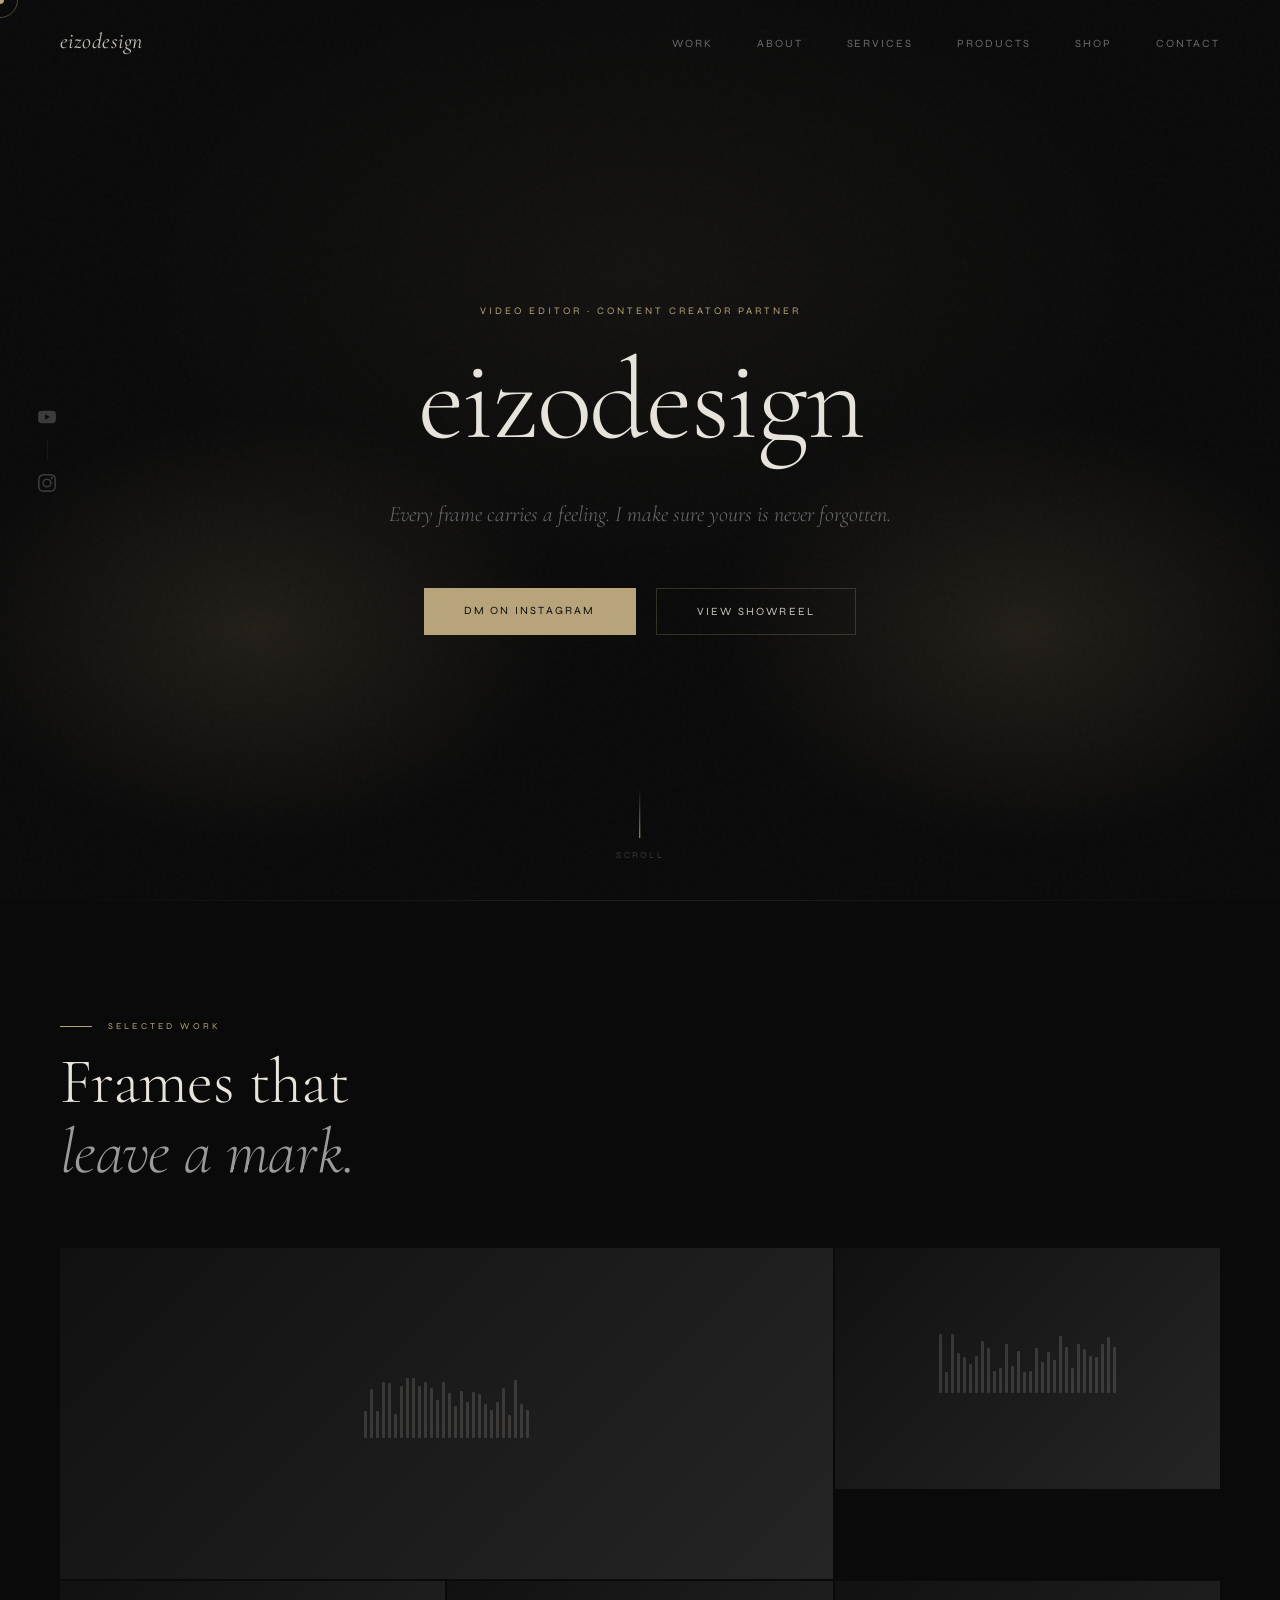
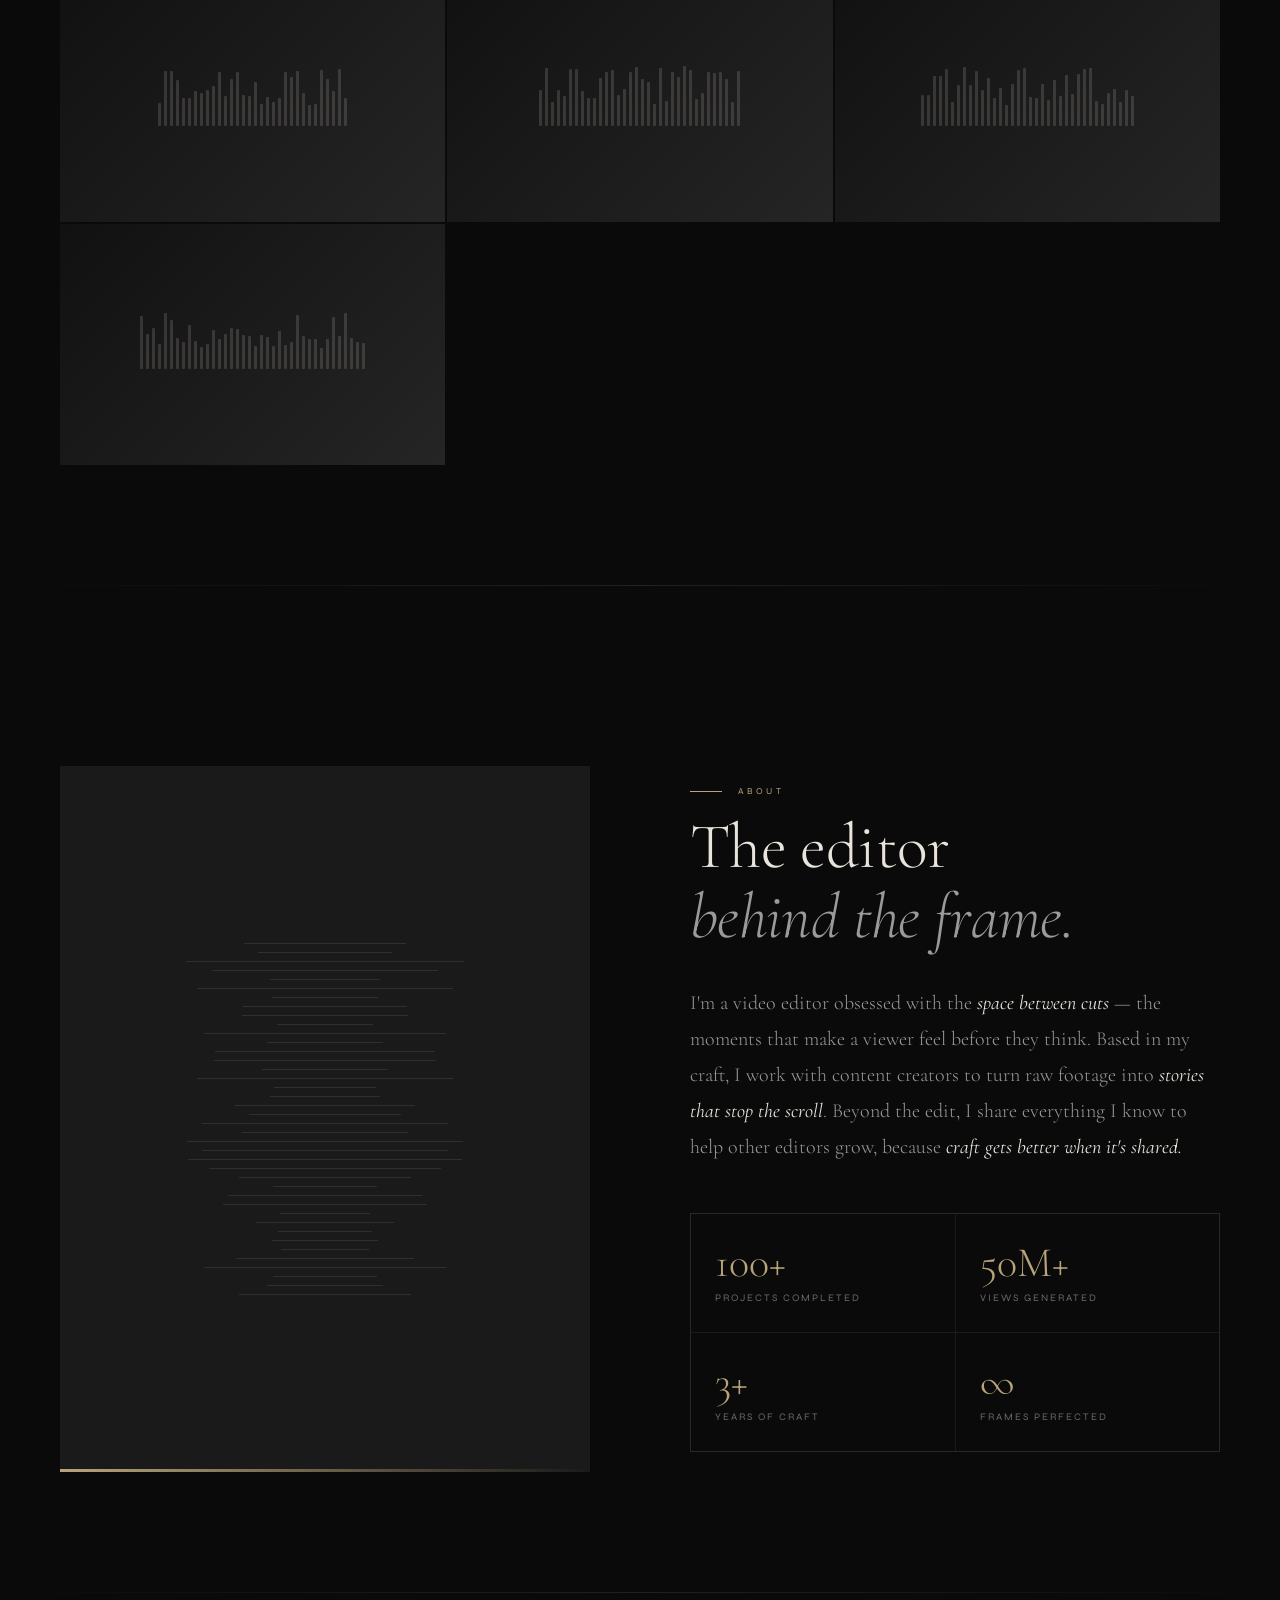
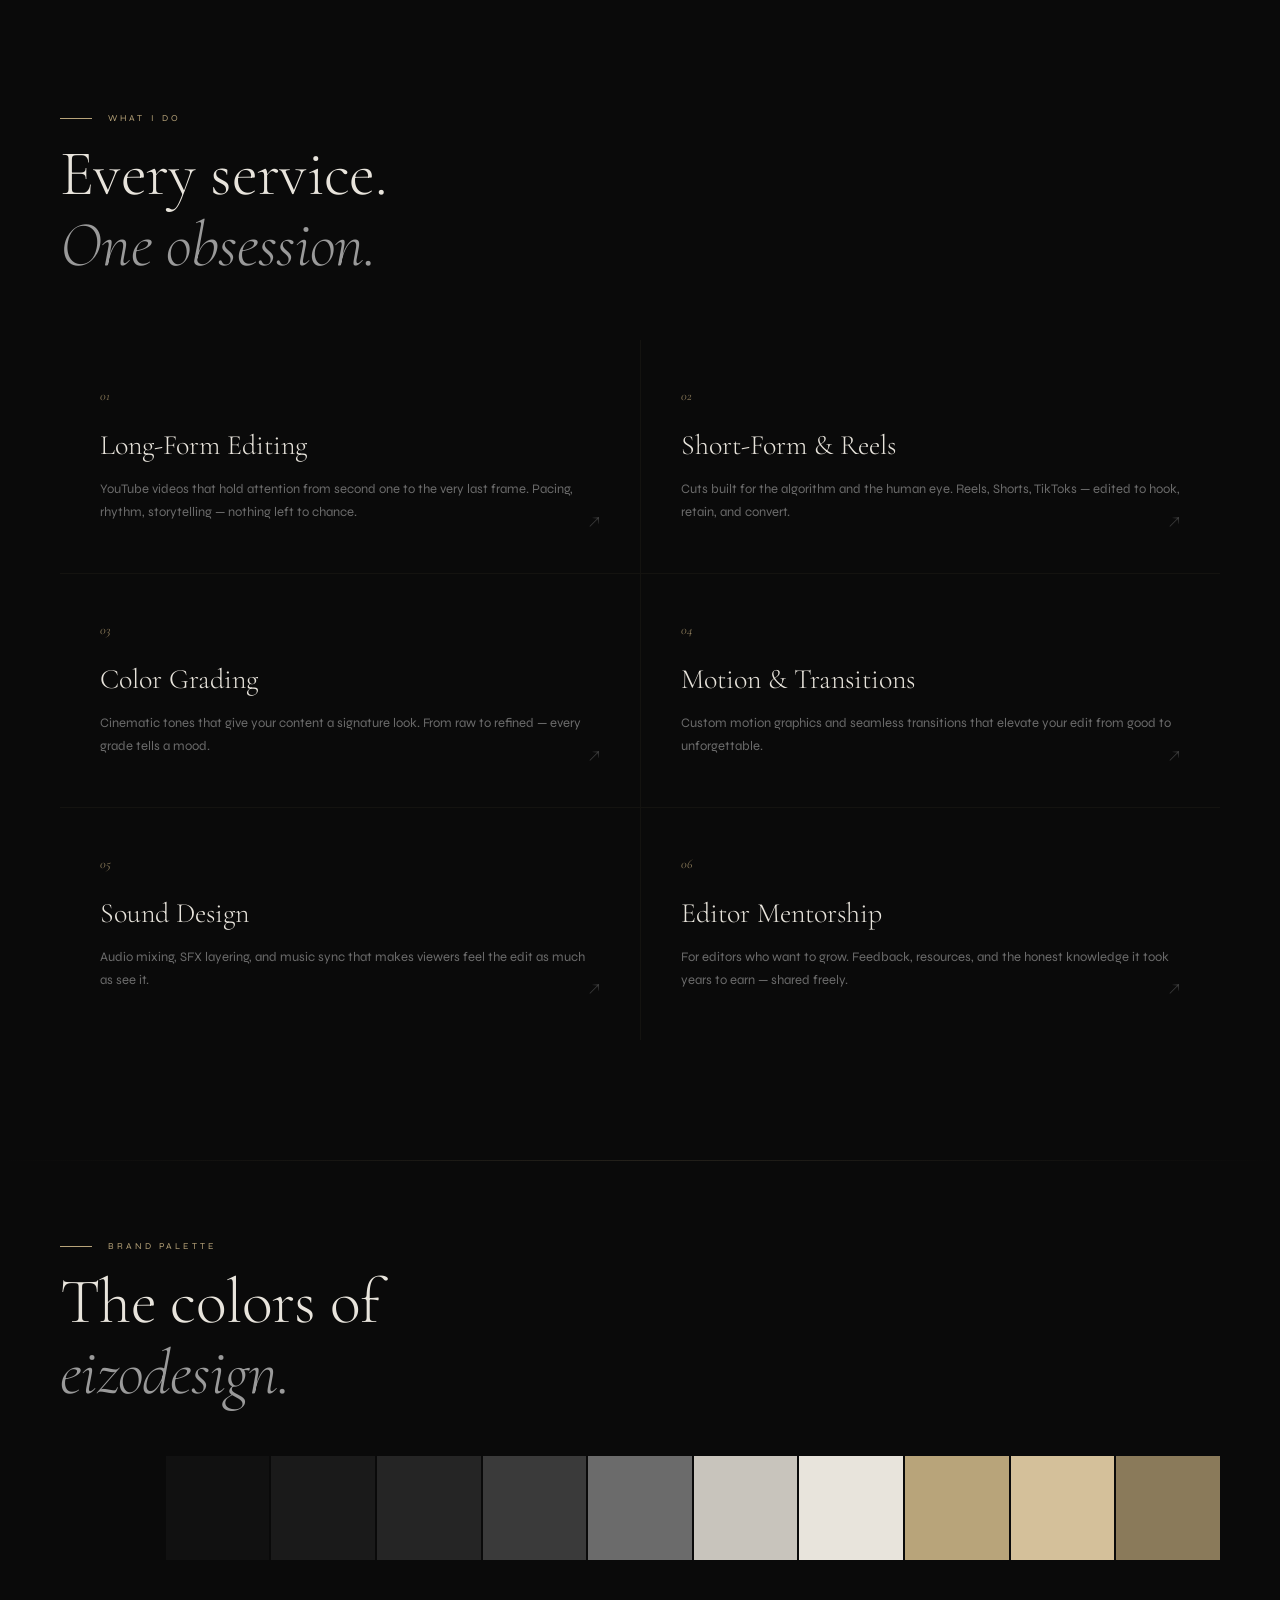
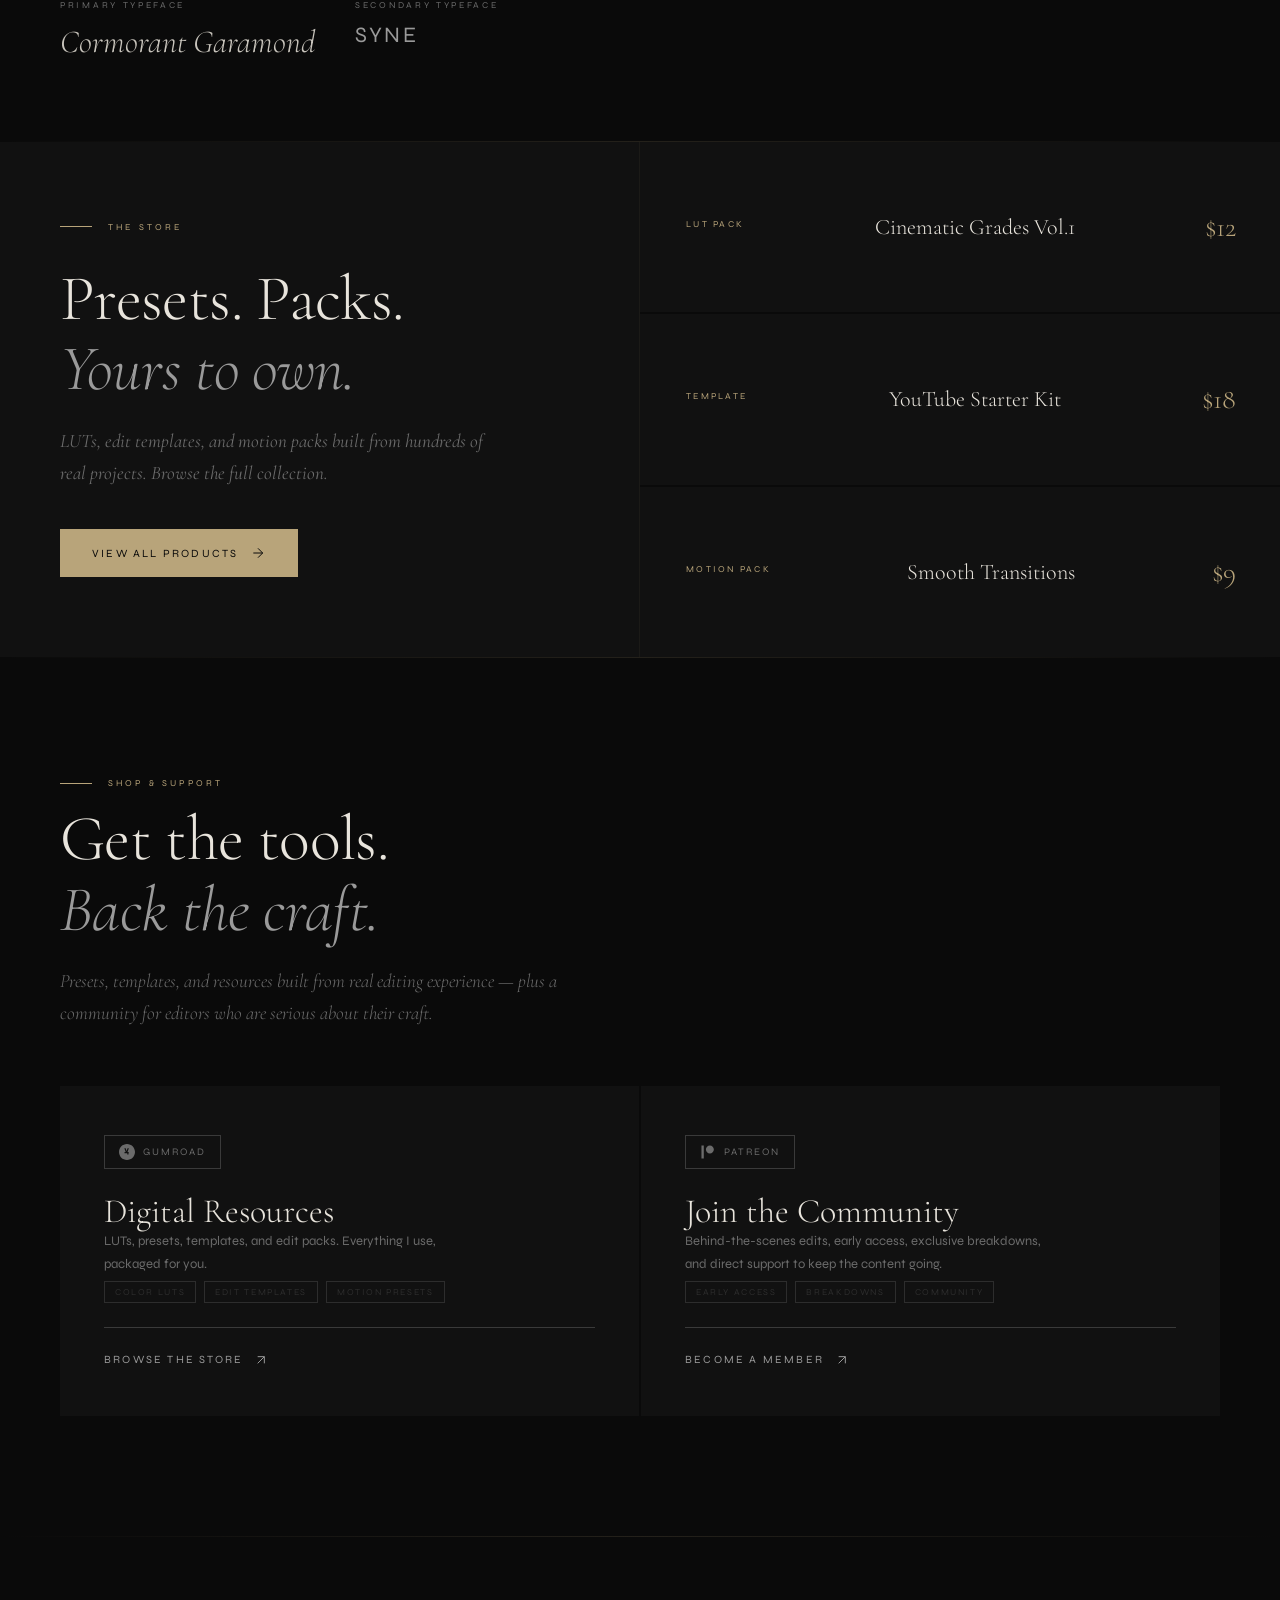
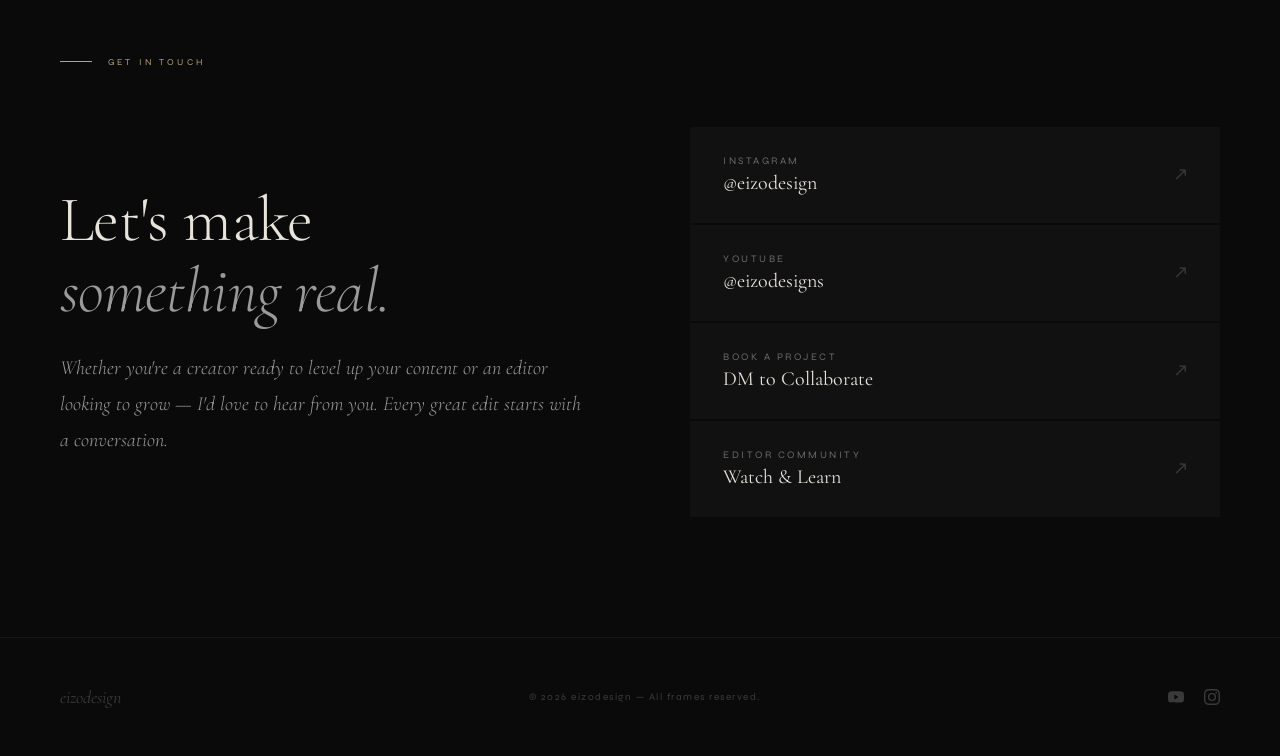
<file: index.html>
<!DOCTYPE html>
<html lang="en">
<head>
<meta charset="UTF-8" />
<meta name="viewport" content="width=device-width, initial-scale=1.0" />
<title>eizodesign</title>
<link href="https://fonts.googleapis.com/css2?family=Cormorant+Garamond:ital,wght@0,300;0,400;0,600;1,300;1,400&family=Syne:wght@300;400;500;700&display=swap" rel="stylesheet" />
<link rel="stylesheet" href="css/style.css" />
</head>
<body>

<div class="cursor" id="cursor"></div>
<div class="cursor-ring" id="cursor-ring"></div>

<!-- FLOATING SOCIAL SIDEBAR -->
<div class="social-sidebar">
  <a href="https://www.youtube.com/@eizodesigns" class="social-btn" target="_blank" aria-label="YouTube">
    <svg viewBox="0 0 24 24" fill="currentColor" width="18" height="18">
      <path d="M23.498 6.186a3.016 3.016 0 0 0-2.122-2.136C19.505 3.545 12 3.545 12 3.545s-7.505 0-9.377.505A3.017 3.017 0 0 0 .502 6.186C0 8.07 0 12 0 12s0 3.93.502 5.814a3.016 3.016 0 0 0 2.122 2.136c1.871.505 9.376.505 9.376.505s7.505 0 9.377-.505a3.015 3.015 0 0 0 2.122-2.136C24 15.93 24 12 24 12s0-3.93-.502-5.814zM9.545 15.568V8.432L15.818 12l-6.273 3.568z"/>
    </svg>
    <span class="social-label">YouTube</span>
  </a>
  <div class="social-divider"></div>
  <a href="https://www.instagram.com/eizodesign" class="social-btn" target="_blank" aria-label="Instagram">
    <svg viewBox="0 0 24 24" fill="currentColor" width="18" height="18">
      <path d="M12 2.163c3.204 0 3.584.012 4.85.07 3.252.148 4.771 1.691 4.919 4.919.058 1.265.069 1.645.069 4.849 0 3.205-.012 3.584-.069 4.849-.149 3.225-1.664 4.771-4.919 4.919-1.266.058-1.644.07-4.85.07-3.204 0-3.584-.012-4.849-.07-3.26-.149-4.771-1.699-4.919-4.92-.058-1.265-.07-1.644-.07-4.849 0-3.204.013-3.583.07-4.849.149-3.227 1.664-4.771 4.919-4.919 1.266-.057 1.645-.069 4.849-.069zM12 0C8.741 0 8.333.014 7.053.072 2.695.272.273 2.69.073 7.052.014 8.333 0 8.741 0 12c0 3.259.014 3.668.072 4.948.2 4.358 2.618 6.78 6.98 6.98C8.333 23.986 8.741 24 12 24c3.259 0 3.668-.014 4.948-.072 4.354-.2 6.782-2.618 6.979-6.98.059-1.28.073-1.689.073-4.948 0-3.259-.014-3.667-.072-4.947-.196-4.354-2.617-6.78-6.979-6.98C15.668.014 15.259 0 12 0zm0 5.838a6.162 6.162 0 1 0 0 12.324 6.162 6.162 0 0 0 0-12.324zM12 16a4 4 0 1 1 0-8 4 4 0 0 1 0 8zm6.406-11.845a1.44 1.44 0 1 0 0 2.881 1.44 1.44 0 0 0 0-2.881z"/>
    </svg>
    <span class="social-label">Instagram</span>
  </a>
</div>

<!-- NAV -->
<nav id="nav">
  <a href="#hero" class="nav-logo">eizodesign</a>
  <ul class="nav-links">
    <li><a href="#portfolio">Work</a></li>
    <li><a href="#about">About</a></li>
    <li><a href="#services">Services</a></li>
    <li><a href="products.html">Products</a></li>
    <li><a href="#shop">Shop</a></li>
    <li><a href="#contact">Contact</a></li>
  </ul>
  <button class="nav-hamburger" id="hamburger" aria-label="Menu">
    <span></span><span></span><span></span>
  </button>
</nav>

<!-- MOBILE MENU OVERLAY -->
<div class="nav-mobile-menu" id="mobile-menu">
  <a href="#portfolio" class="mobile-link">Work</a>
  <a href="#about" class="mobile-link">About</a>
  <a href="#services" class="mobile-link">Services</a>
  <a href="products.html" class="mobile-link">Products</a>
  <a href="#shop" class="mobile-link">Shop</a>
  <a href="#contact" class="mobile-link">Contact</a>
  <div class="nav-mobile-socials">
    <a href="https://www.youtube.com/@eizodesigns" target="_blank" aria-label="YouTube">
      <svg viewBox="0 0 24 24" fill="currentColor" width="22" height="22"><path d="M23.498 6.186a3.016 3.016 0 0 0-2.122-2.136C19.505 3.545 12 3.545 12 3.545s-7.505 0-9.377.505A3.017 3.017 0 0 0 .502 6.186C0 8.07 0 12 0 12s0 3.93.502 5.814a3.016 3.016 0 0 0 2.122 2.136c1.871.505 9.376.505 9.376.505s7.505 0 9.377-.505a3.015 3.015 0 0 0 2.122-2.136C24 15.93 24 12 24 12s0-3.93-.502-5.814zM9.545 15.568V8.432L15.818 12l-6.273 3.568z"/></svg>
    </a>
    <a href="https://www.instagram.com/eizodesign" target="_blank" aria-label="Instagram">
      <svg viewBox="0 0 24 24" fill="currentColor" width="22" height="22"><path d="M12 2.163c3.204 0 3.584.012 4.85.07 3.252.148 4.771 1.691 4.919 4.919.058 1.265.069 1.645.069 4.849 0 3.205-.012 3.584-.069 4.849-.149 3.225-1.664 4.771-4.919 4.919-1.266.058-1.644.07-4.85.07-3.204 0-3.584-.012-4.849-.07-3.26-.149-4.771-1.699-4.919-4.92-.058-1.265-.07-1.644-.07-4.849 0-3.204.013-3.583.07-4.849.149-3.227 1.664-4.771 4.919-4.919 1.266-.057 1.645-.069 4.849-.069zM12 0C8.741 0 8.333.014 7.053.072 2.695.272.273 2.69.073 7.052.014 8.333 0 8.741 0 12c0 3.259.014 3.668.072 4.948.2 4.358 2.618 6.78 6.98 6.98C8.333 23.986 8.741 24 12 24c3.259 0 3.668-.014 4.948-.072 4.354-.2 6.782-2.618 6.979-6.98.059-1.28.073-1.689.073-4.948 0-3.259-.014-3.667-.072-4.947-.196-4.354-2.617-6.78-6.979-6.98C15.668.014 15.259 0 12 0zm0 5.838a6.162 6.162 0 1 0 0 12.324 6.162 6.162 0 0 0 0-12.324zM12 16a4 4 0 1 1 0-8 4 4 0 0 1 0 8zm6.406-11.845a1.44 1.44 0 1 0 0 2.881 1.44 1.44 0 0 0 0-2.881z"/></svg>
    </a>
  </div>
</div>

<!-- HERO -->
<div id="hero" class="hero" style="min-height:100vh; max-width:100%; margin:0; padding:120px 40px 80px;">
  <div class="hero-bg"></div>

  <p class="hero-eyebrow">Video Editor · Content Creator Partner</p>
  <h1 class="hero-title">eizodesign</h1>
  <p class="hero-tagline">Every frame carries a feeling. I make sure yours is never forgotten.</p>

  <div class="hero-cta-group">
    <a href="https://www.instagram.com/eizodesign" class="btn-primary" target="_blank">DM on Instagram</a>
    <a href="https://www.youtube.com/@eizodesigns" class="btn-secondary" target="_blank">View Showreel</a>
  </div>

  <div class="hero-scroll">
    <div class="scroll-line"></div>
    <span class="scroll-text">Scroll</span>
  </div>
</div>

<div class="divider"></div>

<!-- PORTFOLIO -->
<section id="portfolio" style="max-width:100%; padding:120px 60px;">
  <div class="reveal"><span class="section-label">Selected Work</span></div>
  <h2 class="section-title reveal reveal-delay-1">Frames that<br><em>leave a mark.</em></h2>

  <div class="portfolio-grid reveal reveal-delay-2">

    <!-- Replace each video src with your actual file — same filename, same folder -->

    <div class="portfolio-item" style="grid-column: span 2; aspect-ratio: 21/9;">
      <div class="port-visual">
        <video class="port-video" src="videos/cinematic-vlog-series.mp4" muted loop playsinline preload="none"></video>
        <div class="port-bars" id="bars1"></div>
      </div>
      <div class="portfolio-overlay">
        <span class="port-type">Long-Form · YouTube</span>
        <p class="port-name">Cinematic Vlog Series</p>
        <div class="port-arrow"><div class="port-arrow-line"></div></div>
      </div>
    </div>

    <div class="portfolio-item">
      <div class="port-visual">
        <video class="port-video" src="videos/brand-story-cut.mp4" muted loop playsinline preload="none"></video>
        <div class="port-bars" id="bars2"></div>
      </div>
      <div class="portfolio-overlay">
        <span class="port-type">Short-Form · Reels</span>
        <p class="port-name">Brand Story Cut</p>
        <div class="port-arrow"><div class="port-arrow-line"></div></div>
      </div>
    </div>

    <div class="portfolio-item">
      <div class="port-visual">
        <video class="port-video" src="videos/documentary-teaser.mp4" muted loop playsinline preload="none"></video>
        <div class="port-bars" id="bars3"></div>
      </div>
      <div class="portfolio-overlay">
        <span class="port-type">Cinematic · Film</span>
        <p class="port-name">Documentary Teaser</p>
        <div class="port-arrow"><div class="port-arrow-line"></div></div>
      </div>
    </div>

    <div class="portfolio-item">
      <div class="port-visual">
        <video class="port-video" src="videos/creator-growth-edit.mp4" muted loop playsinline preload="none"></video>
        <div class="port-bars" id="bars4"></div>
      </div>
      <div class="portfolio-overlay">
        <span class="port-type">Long-Form · Tutorial</span>
        <p class="port-name">Creator Growth Edit</p>
        <div class="port-arrow"><div class="port-arrow-line"></div></div>
      </div>
    </div>

    <div class="portfolio-item">
      <div class="port-visual">
        <video class="port-video" src="videos/viral-moment-pack.mp4" muted loop playsinline preload="none"></video>
        <div class="port-bars" id="bars5"></div>
      </div>
      <div class="portfolio-overlay">
        <span class="port-type">Short-Form · Shorts</span>
        <p class="port-name">Viral Moment Pack</p>
        <div class="port-arrow"><div class="port-arrow-line"></div></div>
      </div>
    </div>

    <div class="portfolio-item">
      <div class="port-visual">
        <video class="port-video" src="videos/signature-grade-work.mp4" muted loop playsinline preload="none"></video>
        <div class="port-bars" id="bars6"></div>
      </div>
      <div class="portfolio-overlay">
        <span class="port-type">Cinematic · Color</span>
        <p class="port-name">Signature Grade Work</p>
        <div class="port-arrow"><div class="port-arrow-line"></div></div>
      </div>
    </div>

  </div>
</section>

<div class="divider"></div>

<!-- ABOUT -->
<section id="about" style="max-width:100%; padding:120px 60px;">
  <div class="about-layout">
    <div class="about-visual reveal">
      <div class="about-visual-inner" id="about-bars"></div>
      <div class="about-accent"></div>
    </div>
    <div class="about-content">
      <span class="section-label reveal">About</span>
      <h2 class="section-title reveal reveal-delay-1">The editor<br><em>behind the frame.</em></h2>
      <p class="about-text reveal reveal-delay-2">
        I'm a video editor obsessed with the <strong>space between cuts</strong> — the moments that make a viewer feel before they think. Based in my craft, I work with content creators to turn raw footage into <strong>stories that stop the scroll</strong>. Beyond the edit, I share everything I know to help other editors grow, because <strong>craft gets better when it's shared.</strong>
      </p>
      <div class="about-stats reveal reveal-delay-3">
        <div class="stat-box">
          <div class="stat-num">100+</div>
          <div class="stat-label">Projects Completed</div>
        </div>
        <div class="stat-box">
          <div class="stat-num">50M+</div>
          <div class="stat-label">Views Generated</div>
        </div>
        <div class="stat-box">
          <div class="stat-num">3+</div>
          <div class="stat-label">Years of Craft</div>
        </div>
        <div class="stat-box">
          <div class="stat-num">∞</div>
          <div class="stat-label">Frames Perfected</div>
        </div>
      </div>
    </div>
  </div>
</section>

<div class="divider"></div>

<!-- SERVICES -->
<section id="services" style="max-width:100%; padding:120px 60px;">
  <span class="section-label reveal">What I Do</span>
  <h2 class="section-title reveal reveal-delay-1">Every service.<br><em>One obsession.</em></h2>

  <div class="services-grid reveal reveal-delay-2">
    <div class="service-card">
      <div class="service-num">01</div>
      <div class="service-title">Long-Form Editing</div>
      <div class="service-desc">YouTube videos that hold attention from second one to the very last frame. Pacing, rhythm, storytelling — nothing left to chance.</div>
      <div class="service-arrow">↗</div>
    </div>
    <div class="service-card">
      <div class="service-num">02</div>
      <div class="service-title">Short-Form & Reels</div>
      <div class="service-desc">Cuts built for the algorithm and the human eye. Reels, Shorts, TikToks — edited to hook, retain, and convert.</div>
      <div class="service-arrow">↗</div>
    </div>
    <div class="service-card">
      <div class="service-num">03</div>
      <div class="service-title">Color Grading</div>
      <div class="service-desc">Cinematic tones that give your content a signature look. From raw to refined — every grade tells a mood.</div>
      <div class="service-arrow">↗</div>
    </div>
    <div class="service-card">
      <div class="service-num">04</div>
      <div class="service-title">Motion & Transitions</div>
      <div class="service-desc">Custom motion graphics and seamless transitions that elevate your edit from good to unforgettable.</div>
      <div class="service-arrow">↗</div>
    </div>
    <div class="service-card">
      <div class="service-num">05</div>
      <div class="service-title">Sound Design</div>
      <div class="service-desc">Audio mixing, SFX layering, and music sync that makes viewers feel the edit as much as see it.</div>
      <div class="service-arrow">↗</div>
    </div>
    <div class="service-card">
      <div class="service-num">06</div>
      <div class="service-title">Editor Mentorship</div>
      <div class="service-desc">For editors who want to grow. Feedback, resources, and the honest knowledge it took years to earn — shared freely.</div>
      <div class="service-arrow">↗</div>
    </div>
  </div>
</section>

<div class="divider"></div>

<!-- PALETTE -->
<div class="palette-section reveal" id="palette">
  <span class="section-label">Brand Palette</span>
  <h2 class="section-title">The colors of<br><em>eizodesign.</em></h2>

  <div class="palette-grid" style="margin-top:48px;">
    <div class="palette-swatch" style="background:#0a0a0a; color:#6b6b6b;">
      <div class="swatch-info">
        <div class="swatch-name" style="color:#6b6b6b;">Obsidian</div>
        <div class="swatch-hex" style="color:#6b6b6b;">#0A0A0A</div>
      </div>
    </div>
    <div class="palette-swatch" style="background:#111111; color:#6b6b6b;">
      <div class="swatch-info">
        <div class="swatch-name" style="color:#6b6b6b;">Charcoal</div>
        <div class="swatch-hex" style="color:#6b6b6b;">#111111</div>
      </div>
    </div>
    <div class="palette-swatch" style="background:#1a1a1a; color:#6b6b6b;">
      <div class="swatch-info">
        <div class="swatch-name" style="color:#6b6b6b;">Graphite</div>
        <div class="swatch-hex" style="color:#6b6b6b;">#1A1A1A</div>
      </div>
    </div>
    <div class="palette-swatch" style="background:#252525; color:#9a9a9a;">
      <div class="swatch-info">
        <div class="swatch-name" style="color:#9a9a9a;">Smoke</div>
        <div class="swatch-hex" style="color:#9a9a9a;">#252525</div>
      </div>
    </div>
    <div class="palette-swatch" style="background:#3a3a3a; color:#9a9a9a;">
      <div class="swatch-info">
        <div class="swatch-name" style="color:#9a9a9a;">Ash</div>
        <div class="swatch-hex" style="color:#9a9a9a;">#3A3A3A</div>
      </div>
    </div>
    <div class="palette-swatch" style="background:#6b6b6b; color:#e8e4dc;">
      <div class="swatch-info">
        <div class="swatch-name">Mist</div>
        <div class="swatch-hex">#6B6B6B</div>
      </div>
    </div>
    <div class="palette-swatch" style="background:#c8c4bc; color:#1a1a1a;">
      <div class="swatch-info">
        <div class="swatch-name" style="color:#1a1a1a;">Pearl</div>
        <div class="swatch-hex" style="color:#1a1a1a;">#C8C4BC</div>
      </div>
    </div>
    <div class="palette-swatch" style="background:#e8e4dc; color:#1a1a1a;">
      <div class="swatch-info">
        <div class="swatch-name" style="color:#1a1a1a;">Ivory</div>
        <div class="swatch-hex" style="color:#1a1a1a;">#E8E4DC</div>
      </div>
    </div>
    <div class="palette-swatch" style="background:#b8a47a; color:#1a1a1a;">
      <div class="swatch-info">
        <div class="swatch-name" style="color:#1a1a1a;">Gold</div>
        <div class="swatch-hex" style="color:#1a1a1a;">#B8A47A</div>
      </div>
    </div>
    <div class="palette-swatch" style="background:#d4c09a; color:#1a1a1a;">
      <div class="swatch-info">
        <div class="swatch-name" style="color:#1a1a1a;">Gold Light</div>
        <div class="swatch-hex" style="color:#1a1a1a;">#D4C09A</div>
      </div>
    </div>
    <div class="palette-swatch" style="background:#8a7a5a; color:#e8e4dc;">
      <div class="swatch-info">
        <div class="swatch-name">Gold Muted</div>
        <div class="swatch-hex">#8A7A5A</div>
      </div>
    </div>
  </div>

  <div style="margin-top:40px; display:flex; gap:40px; flex-wrap:wrap;">
    <div>
      <div style="font-family:'Syne',sans-serif; font-size:9px; letter-spacing:0.3em; text-transform:uppercase; color:#6b6b6b; margin-bottom:12px;">Primary Typeface</div>
      <div style="font-family:'Cormorant Garamond',serif; font-size:32px; font-weight:300; font-style:italic; color:#c8c4bc;">Cormorant Garamond</div>
    </div>
    <div>
      <div style="font-family:'Syne',sans-serif; font-size:9px; letter-spacing:0.3em; text-transform:uppercase; color:#6b6b6b; margin-bottom:12px;">Secondary Typeface</div>
      <div style="font-family:'Syne',sans-serif; font-size:22px; font-weight:400; letter-spacing:0.1em; color:#9a9a9a;">SYNE</div>
    </div>
  </div>
</div>

<div class="divider"></div>

<!-- PRODUCTS TEASER -->
<section id="products-teaser" style="max-width:100%; padding:0; overflow:hidden; position:relative;">
  <div class="products-teaser-inner">
    <div class="products-teaser-bg"></div>
    <div class="products-teaser-content reveal">
      <span class="section-label" style="color:var(--gold);">The Store</span>
      <h2 class="section-title" style="margin-top:16px;">Presets. Packs.<br><em>Yours to own.</em></h2>
      <p style="font-family:'Cormorant Garamond',serif; font-size:19px; font-style:italic; color:var(--mist); margin-top:20px; max-width:440px; line-height:1.7;">
        LUTs, edit templates, and motion packs built from hundreds of real projects. Browse the full collection.
      </p>
      <a href="products.html" class="products-teaser-btn">
        View All Products
        <svg viewBox="0 0 24 24" fill="none" stroke="currentColor" stroke-width="1.5" width="16" height="16">
          <path d="M5 12h14M12 5l7 7-7 7"/>
        </svg>
      </a>
    </div>
    <div class="products-teaser-cards reveal reveal-delay-2">
      <div class="pt-card" style="--delay:0s;">
        <div class="pt-card-tag">LUT Pack</div>
        <div class="pt-card-title">Cinematic Grades Vol.1</div>
        <div class="pt-card-price">$12</div>
      </div>
      <div class="pt-card" style="--delay:0.1s;">
        <div class="pt-card-tag">Template</div>
        <div class="pt-card-title">YouTube Starter Kit</div>
        <div class="pt-card-price">$18</div>
      </div>
      <div class="pt-card" style="--delay:0.2s;">
        <div class="pt-card-tag">Motion Pack</div>
        <div class="pt-card-title">Smooth Transitions</div>
        <div class="pt-card-price">$9</div>
      </div>
    </div>
  </div>
</section>

<div class="divider"></div>

<!-- SHOP -->
<section id="shop" style="max-width:100%; padding:120px 60px;">
  <span class="section-label reveal">Shop & Support</span>
  <h2 class="section-title reveal reveal-delay-1">Get the tools.<br><em>Back the craft.</em></h2>
  <p style="font-family:'Cormorant Garamond',serif; font-size:19px; font-weight:300; font-style:italic; color:var(--mist); margin-top:20px; max-width:560px; line-height:1.7;" class="reveal reveal-delay-2">
    Presets, templates, and resources built from real editing experience — plus a community for editors who are serious about their craft.
  </p>

  <div class="shop-grid reveal reveal-delay-3">

    <!-- GUMROAD -->
    <a href="https://YOUR-NAME.gumroad.com" class="shop-card shop-gumroad" target="_blank">
      <div class="shop-card-bg"></div>
      <div class="shop-card-inner">
        <div class="shop-platform-badge">
          <svg viewBox="0 0 24 24" fill="currentColor" width="16" height="16">
            <path d="M12 0C5.374 0 0 5.373 0 12c0 6.628 5.374 12 12 12 6.629 0 12-5.372 12-12C24 5.373 18.629 0 12 0zm4.11 13.974h-1.848v1.856H12.41v-1.856H8.298v-1.848h1.725l-1.975-5.58h1.972l1.39 4.348 1.39-4.348h1.972l-1.975 5.58h1.725v1.848h-1.152z"/>
          </svg>
          Gumroad
        </div>
        <div class="shop-card-content">
          <h3 class="shop-card-title">Digital Resources</h3>
          <p class="shop-card-desc">LUTs, presets, templates, and edit packs. Everything I use, packaged for you.</p>
          <div class="shop-card-items">
            <span>Color LUTs</span>
            <span>Edit Templates</span>
            <span>Motion Presets</span>
          </div>
        </div>
        <div class="shop-card-cta">
          Browse the Store
          <svg viewBox="0 0 24 24" fill="none" stroke="currentColor" stroke-width="1.5" width="16" height="16">
            <path d="M7 17L17 7M17 7H7M17 7v10"/>
          </svg>
        </div>
      </div>
    </a>

    <!-- PATREON -->
    <a href="https://www.patreon.com/YOUR-NAME" class="shop-card shop-patreon" target="_blank">
      <div class="shop-card-bg"></div>
      <div class="shop-card-inner">
        <div class="shop-platform-badge">
          <svg viewBox="0 0 24 24" fill="currentColor" width="16" height="16">
            <path d="M14.82 2.41C11.53 2.41 8.86 5.1 8.86 8.39c0 3.28 2.67 5.95 5.96 5.95 3.28 0 5.96-2.67 5.96-5.95 0-3.29-2.68-5.98-5.96-5.98zM2.18 21.6h3.5V2.41h-3.5V21.6z"/>
          </svg>
          Patreon
        </div>
        <div class="shop-card-content">
          <h3 class="shop-card-title">Join the Community</h3>
          <p class="shop-card-desc">Behind-the-scenes edits, early access, exclusive breakdowns, and direct support to keep the content going.</p>
          <div class="shop-card-items">
            <span>Early Access</span>
            <span>Breakdowns</span>
            <span>Community</span>
          </div>
        </div>
        <div class="shop-card-cta">
          Become a Member
          <svg viewBox="0 0 24 24" fill="none" stroke="currentColor" stroke-width="1.5" width="16" height="16">
            <path d="M7 17L17 7M17 7H7M17 7v10"/>
          </svg>
        </div>
      </div>
    </a>

  </div>
</section>

<div class="divider"></div>

<!-- CONTACT -->
<section id="contact" style="max-width:100%; padding:120px 60px;">
  <span class="section-label reveal">Get in Touch</span>
  <div class="contact-inner">
    <div>
      <h2 class="section-title reveal">Let's make<br><em>something real.</em></h2>
      <p class="contact-copy reveal reveal-delay-1">Whether you're a creator ready to level up your content or an editor looking to grow — I'd love to hear from you. Every great edit starts with a conversation.</p>
    </div>
    <div class="contact-links reveal reveal-delay-2">
      <a href="https://www.instagram.com/eizodesign" class="contact-link-item" target="_blank">
        <div>
          <div class="contact-link-label">Instagram</div>
          <div class="contact-link-value">@eizodesign</div>
        </div>
        <div class="contact-link-arrow">↗</div>
      </a>
      <a href="https://www.youtube.com/@eizodesigns" class="contact-link-item" target="_blank">
        <div>
          <div class="contact-link-label">YouTube</div>
          <div class="contact-link-value">@eizodesigns</div>
        </div>
        <div class="contact-link-arrow">↗</div>
      </a>
      <a href="https://www.instagram.com/eizodesign" class="contact-link-item" target="_blank">
        <div>
          <div class="contact-link-label">Book a Project</div>
          <div class="contact-link-value">DM to Collaborate</div>
        </div>
        <div class="contact-link-arrow">↗</div>
      </a>
      <a href="https://www.youtube.com/@eizodesigns" class="contact-link-item" target="_blank">
        <div>
          <div class="contact-link-label">Editor Community</div>
          <div class="contact-link-value">Watch & Learn</div>
        </div>
        <div class="contact-link-arrow">↗</div>
      </a>
    </div>
  </div>
</section>

<!-- FOOTER -->
<footer>
  <a href="#hero" class="footer-logo">eizodesign</a>
  <span class="footer-copy">© 2026 eizodesign — All frames reserved.</span>
  <div class="footer-socials">
    <a href="https://www.youtube.com/@eizodesigns" class="footer-social-link" target="_blank" aria-label="YouTube">
      <svg viewBox="0 0 24 24" fill="currentColor" width="16" height="16">
        <path d="M23.498 6.186a3.016 3.016 0 0 0-2.122-2.136C19.505 3.545 12 3.545 12 3.545s-7.505 0-9.377.505A3.017 3.017 0 0 0 .502 6.186C0 8.07 0 12 0 12s0 3.93.502 5.814a3.016 3.016 0 0 0 2.122 2.136c1.871.505 9.376.505 9.376.505s7.505 0 9.377-.505a3.015 3.015 0 0 0 2.122-2.136C24 15.93 24 12 24 12s0-3.93-.502-5.814zM9.545 15.568V8.432L15.818 12l-6.273 3.568z"/>
      </svg>
    </a>
    <a href="https://www.instagram.com/eizodesign" class="footer-social-link" target="_blank" aria-label="Instagram">
      <svg viewBox="0 0 24 24" fill="currentColor" width="16" height="16">
        <path d="M12 2.163c3.204 0 3.584.012 4.85.07 3.252.148 4.771 1.691 4.919 4.919.058 1.265.069 1.645.069 4.849 0 3.205-.012 3.584-.069 4.849-.149 3.225-1.664 4.771-4.919 4.919-1.266.058-1.644.07-4.85.07-3.204 0-3.584-.012-4.849-.07-3.26-.149-4.771-1.699-4.919-4.92-.058-1.265-.07-1.644-.07-4.849 0-3.204.013-3.583.07-4.849.149-3.227 1.664-4.771 4.919-4.919 1.266-.057 1.645-.069 4.849-.069zM12 0C8.741 0 8.333.014 7.053.072 2.695.272.273 2.69.073 7.052.014 8.333 0 8.741 0 12c0 3.259.014 3.668.072 4.948.2 4.358 2.618 6.78 6.98 6.98C8.333 23.986 8.741 24 12 24c3.259 0 3.668-.014 4.948-.072 4.354-.2 6.782-2.618 6.979-6.98.059-1.28.073-1.689.073-4.948 0-3.259-.014-3.667-.072-4.947-.196-4.354-2.617-6.78-6.979-6.98C15.668.014 15.259 0 12 0zm0 5.838a6.162 6.162 0 1 0 0 12.324 6.162 6.162 0 0 0 0-12.324zM12 16a4 4 0 1 1 0-8 4 4 0 0 1 0 8zm6.406-11.845a1.44 1.44 0 1 0 0 2.881 1.44 1.44 0 0 0 0-2.881z"/>
      </svg>
    </a>
  </div>
</footer>

<script src="js/main.js"></script>
</body>
</html>
</file>
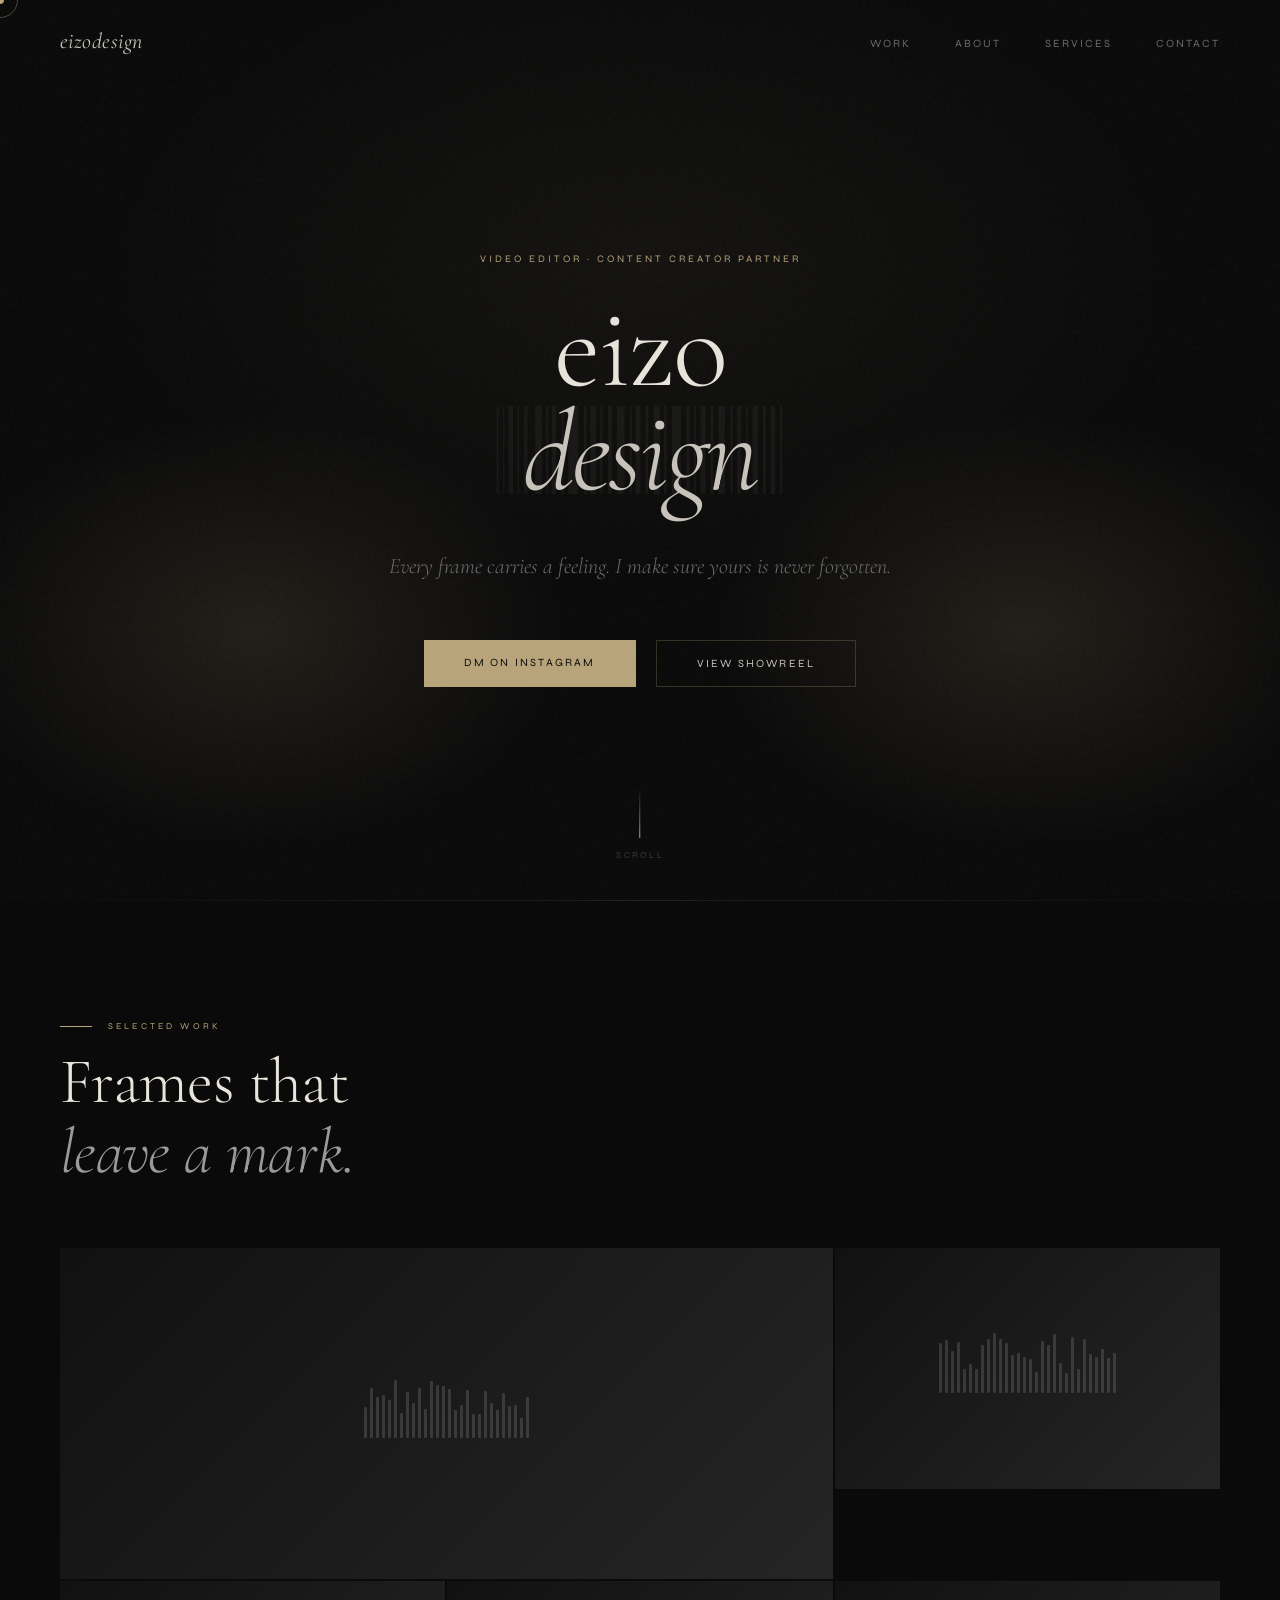
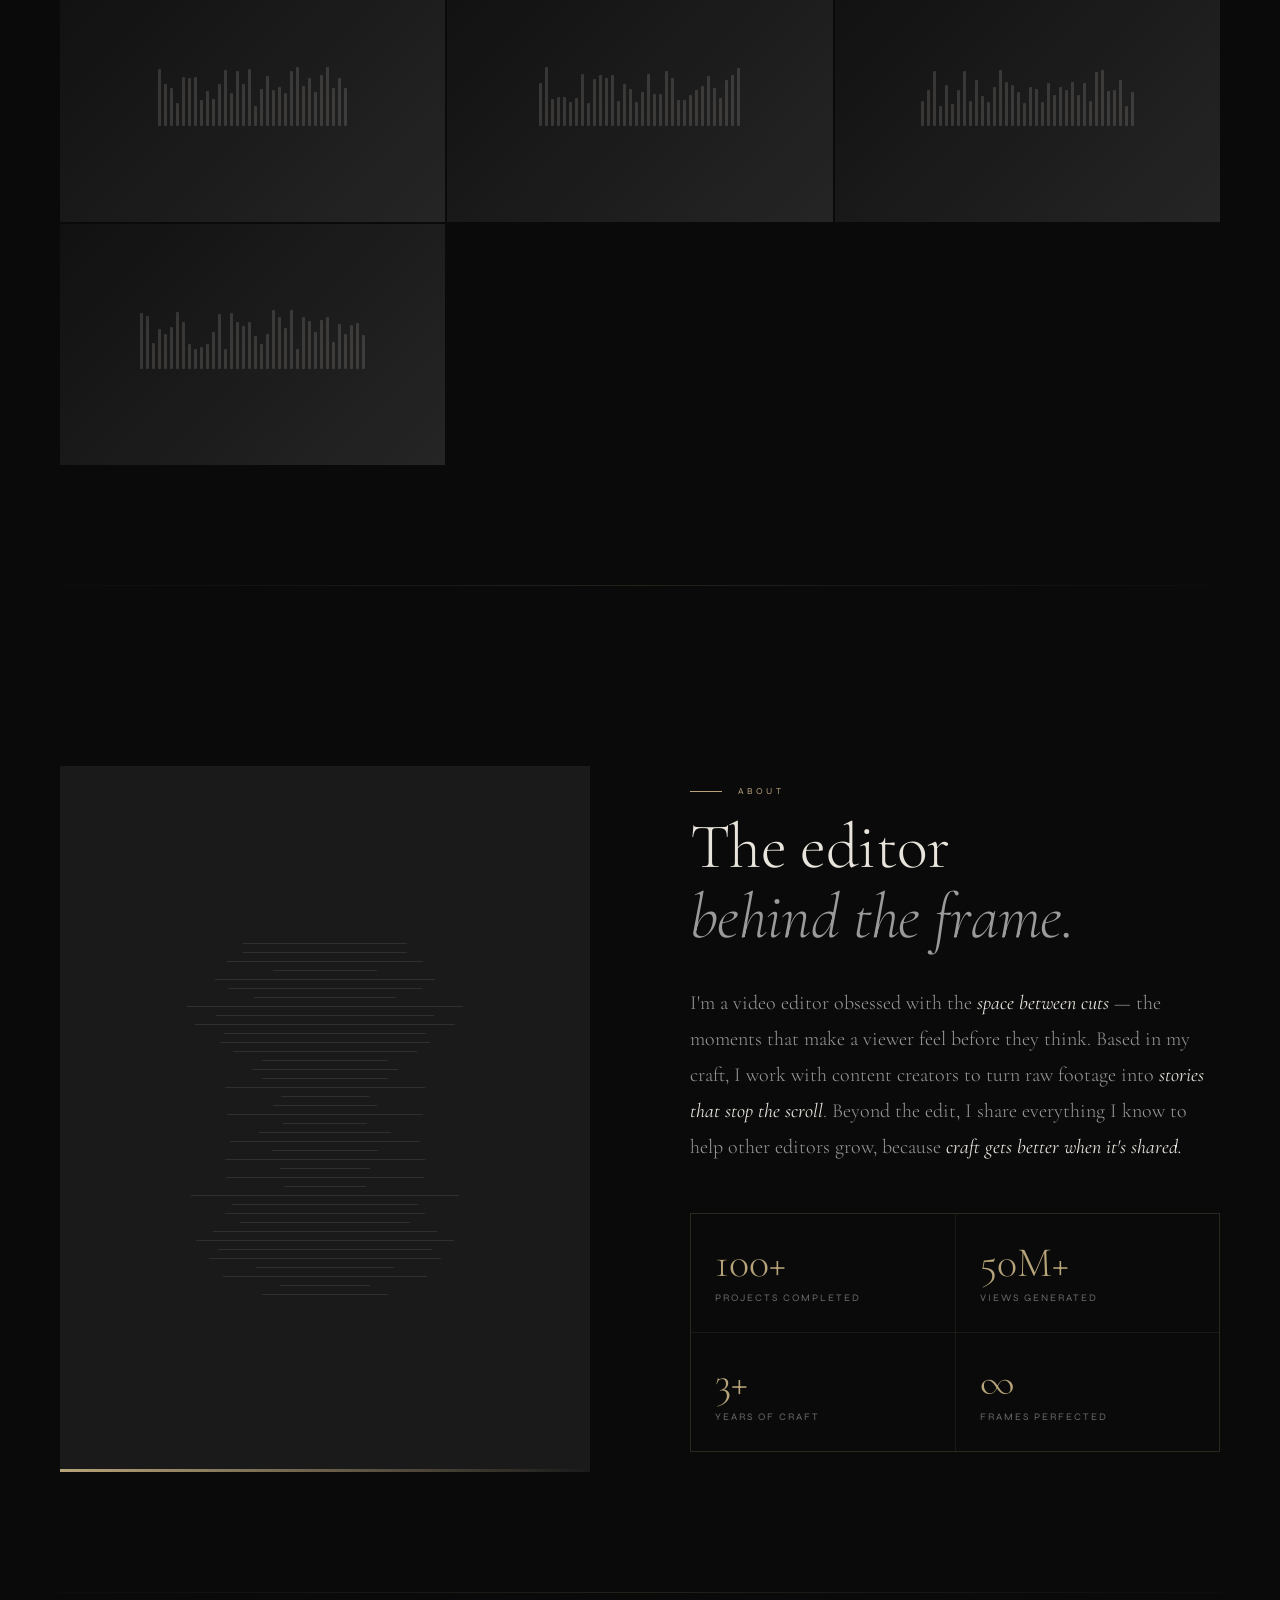
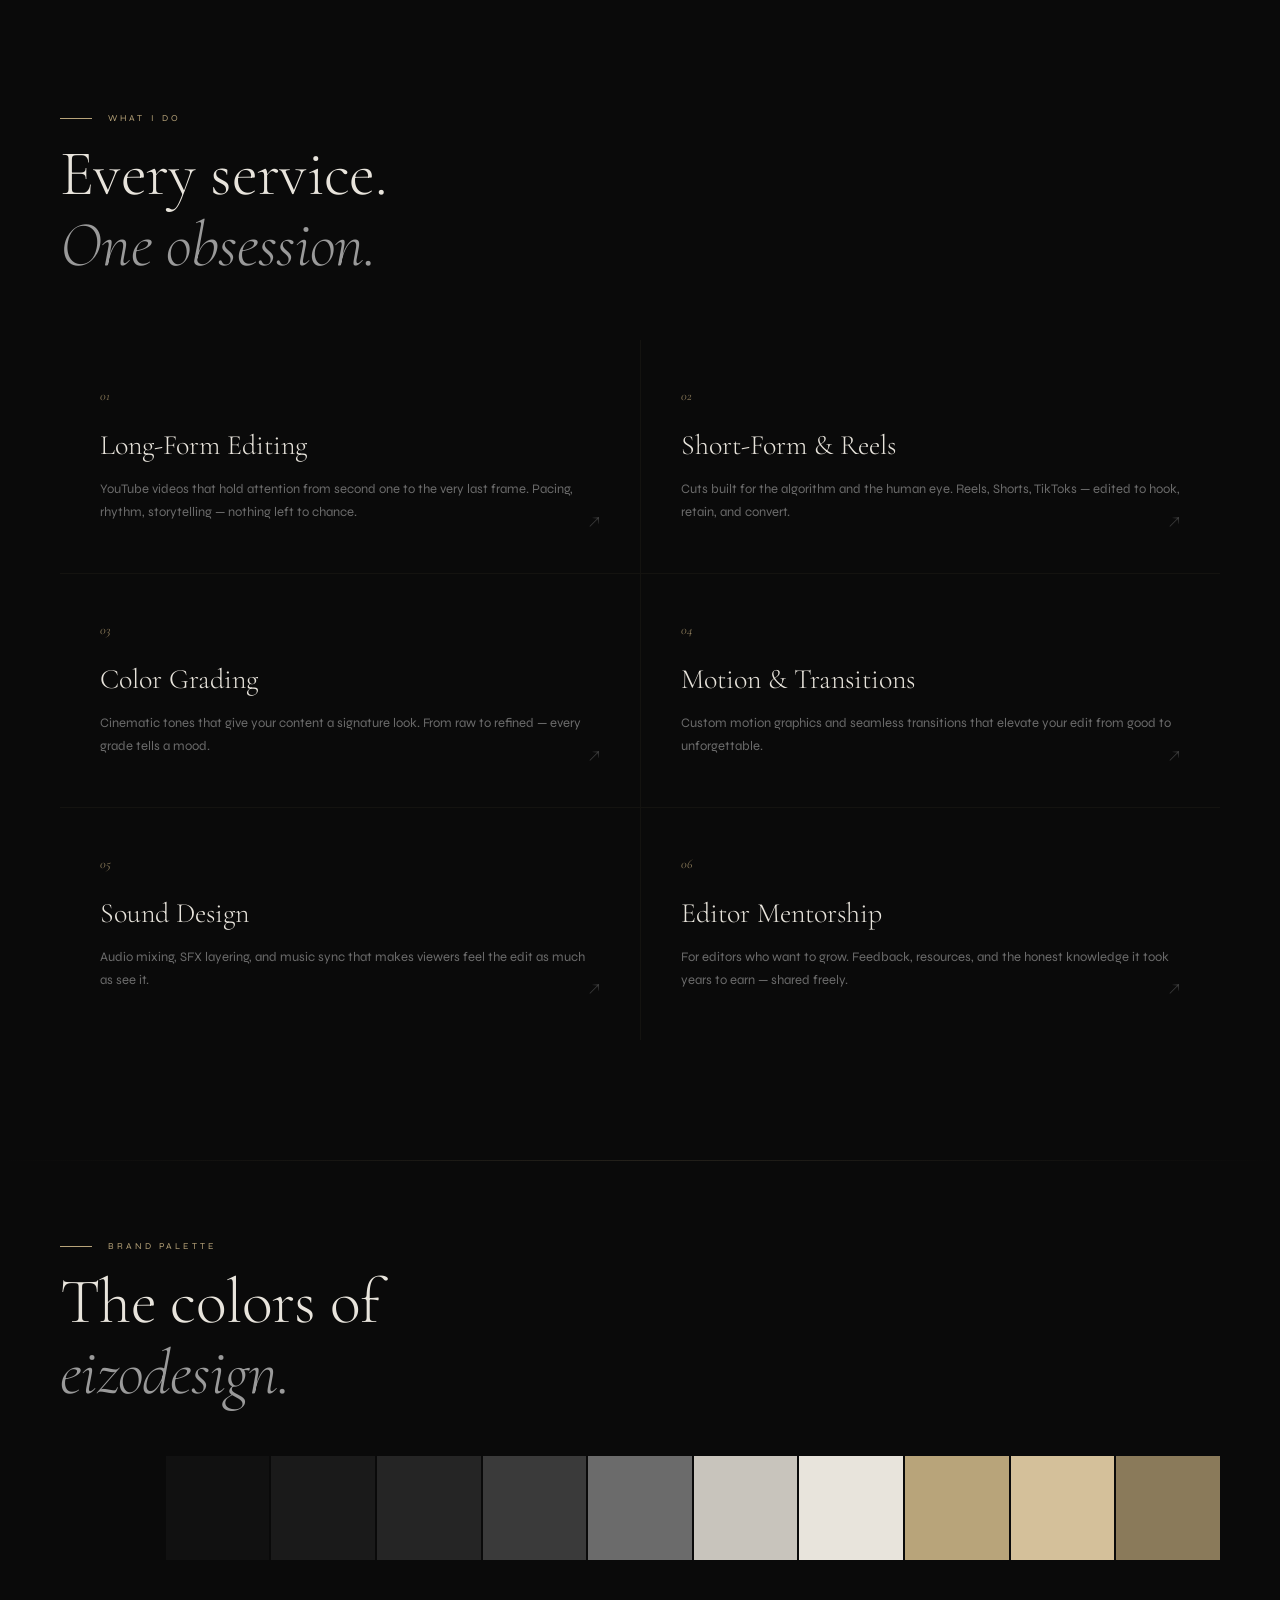
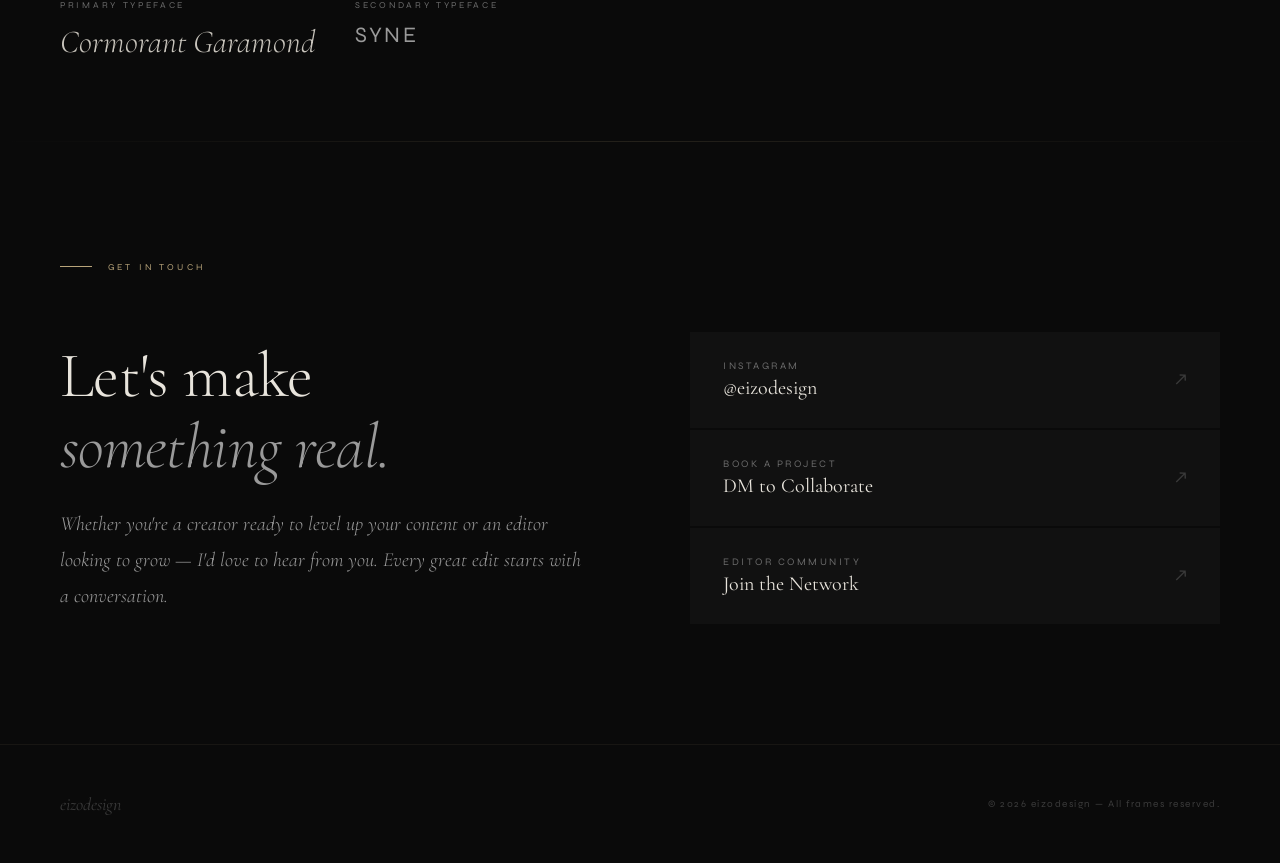
<file: eizodesign_landing_page.html>
<!DOCTYPE html>
<html lang="en">
<head>
<meta charset="UTF-8" />
<meta name="viewport" content="width=device-width, initial-scale=1.0" />
<title>eizodesign</title>
<link href="https://fonts.googleapis.com/css2?family=Cormorant+Garamond:ital,wght@0,300;0,400;0,600;1,300;1,400&family=Syne:wght@300;400;500;700&display=swap" rel="stylesheet" />
<style>
  *, *::before, *::after { margin: 0; padding: 0; box-sizing: border-box; }

  :root {
    --obsidian: #0a0a0a;
    --charcoal: #111111;
    --graphite: #1a1a1a;
    --smoke: #252525;
    --ash: #3a3a3a;
    --mist: #6b6b6b;
    --silver: #9a9a9a;
    --pearl: #c8c4bc;
    --ivory: #e8e4dc;
    --cream: #f2ede6;
    --warm-white: #faf8f5;
    --gold: #b8a47a;
    --gold-light: #d4c09a;
    --gold-muted: #8a7a5a;
    --serif: 'Cormorant Garamond', Georgia, serif;
    --sans: 'Syne', sans-serif;
  }

  html { scroll-behavior: smooth; }

  body {
    background: var(--obsidian);
    color: var(--ivory);
    font-family: var(--sans);
    overflow-x: hidden;
    cursor: none;
  }

  /* CUSTOM CURSOR */
  .cursor {
    position: fixed;
    width: 8px; height: 8px;
    background: var(--gold);
    border-radius: 50%;
    pointer-events: none;
    z-index: 9999;
    transform: translate(-50%, -50%);
    transition: transform 0.1s ease, width 0.3s ease, height 0.3s ease, background 0.3s ease;
  }
  .cursor-ring {
    position: fixed;
    width: 36px; height: 36px;
    border: 1px solid rgba(184,164,122,0.4);
    border-radius: 50%;
    pointer-events: none;
    z-index: 9998;
    transform: translate(-50%, -50%);
    transition: transform 0.15s ease, width 0.3s ease, height 0.3s ease, border-color 0.3s ease;
  }
  body.hovering .cursor { width: 12px; height: 12px; background: var(--gold-light); }
  body.hovering .cursor-ring { width: 56px; height: 56px; border-color: rgba(184,164,122,0.7); }

  /* NOISE OVERLAY */
  body::before {
    content: '';
    position: fixed;
    inset: 0;
    background-image: url("data:image/svg+xml,%3Csvg viewBox='0 0 256 256' xmlns='http://www.w3.org/2000/svg'%3E%3Cfilter id='noise'%3E%3CfeTurbulence type='fractalNoise' baseFrequency='0.9' numOctaves='4' stitchTiles='stitch'/%3E%3C/filter%3E%3Crect width='100%25' height='100%25' filter='url(%23noise)' opacity='0.04'/%3E%3C/svg%3E");
    pointer-events: none;
    z-index: 1000;
    opacity: 0.6;
  }

  /* NAV */
  nav {
    position: fixed;
    top: 0; left: 0; right: 0;
    z-index: 500;
    padding: 28px 60px;
    display: flex;
    justify-content: space-between;
    align-items: center;
    mix-blend-mode: normal;
    transition: background 0.5s ease, padding 0.4s ease;
  }
  nav.scrolled {
    background: rgba(10,10,10,0.92);
    backdrop-filter: blur(12px);
    padding: 18px 60px;
    border-bottom: 1px solid rgba(184,164,122,0.08);
  }
  .nav-logo {
    font-family: var(--serif);
    font-size: 22px;
    font-style: italic;
    color: var(--pearl);
    letter-spacing: 0.02em;
    text-decoration: none;
    transition: color 0.3s ease;
  }
  .nav-logo:hover { color: var(--gold-light); }
  .nav-links { display: flex; gap: 44px; list-style: none; }
  .nav-links a {
    font-family: var(--sans);
    font-size: 11px;
    font-weight: 400;
    letter-spacing: 0.18em;
    text-transform: uppercase;
    color: var(--mist);
    text-decoration: none;
    position: relative;
    transition: color 0.3s ease;
  }
  .nav-links a::after {
    content: '';
    position: absolute;
    bottom: -3px; left: 0;
    width: 0; height: 1px;
    background: var(--gold);
    transition: width 0.4s ease;
  }
  .nav-links a:hover { color: var(--pearl); }
  .nav-links a:hover::after { width: 100%; }

  /* HERO */
  .hero {
    min-height: 100vh;
    display: flex;
    flex-direction: column;
    justify-content: center;
    align-items: center;
    text-align: center;
    position: relative;
    padding: 120px 40px 80px;
    overflow: hidden;
  }

  .hero-bg {
    position: absolute;
    inset: 0;
    background:
      radial-gradient(ellipse 60% 50% at 50% 30%, rgba(184,164,122,0.06) 0%, transparent 70%),
      radial-gradient(ellipse 40% 40% at 20% 70%, rgba(40,35,28,0.8) 0%, transparent 60%),
      radial-gradient(ellipse 40% 40% at 80% 70%, rgba(40,35,28,0.8) 0%, transparent 60%);
  }

  .hero-barcode {
    position: absolute;
    top: 50%;
    left: 50%;
    transform: translate(-50%, -50%);
    width: 320px;
    opacity: 0.04;
    filter: blur(0.5px);
    animation: barcode-breathe 8s ease-in-out infinite;
  }
  @keyframes barcode-breathe {
    0%, 100% { opacity: 0.04; transform: translate(-50%,-50%) scale(1); }
    50% { opacity: 0.07; transform: translate(-50%,-50%) scale(1.03); }
  }

  .hero-eyebrow {
    font-family: var(--sans);
    font-size: 10px;
    font-weight: 400;
    letter-spacing: 0.3em;
    text-transform: uppercase;
    color: var(--gold);
    margin-bottom: 32px;
    opacity: 0;
    animation: fade-up 1s ease 0.3s forwards;
  }

  .hero-title {
    font-family: var(--serif);
    font-size: clamp(64px, 9vw, 130px);
    font-weight: 300;
    line-height: 0.9;
    color: var(--ivory);
    letter-spacing: -0.02em;
    margin-bottom: 12px;
    opacity: 0;
    animation: fade-up 1.2s ease 0.5s forwards;
  }
  .hero-title em {
    font-style: italic;
    color: var(--pearl);
    display: block;
  }

  .hero-tagline {
    font-family: var(--serif);
    font-size: clamp(16px, 2.5vw, 22px);
    font-weight: 300;
    font-style: italic;
    color: var(--mist);
    margin: 32px auto 0;
    max-width: 520px;
    line-height: 1.6;
    opacity: 0;
    animation: fade-up 1s ease 0.9s forwards;
  }

  .hero-cta-group {
    display: flex;
    gap: 20px;
    margin-top: 56px;
    flex-wrap: wrap;
    justify-content: center;
    opacity: 0;
    animation: fade-up 1s ease 1.2s forwards;
  }

  .btn-primary {
    font-family: var(--sans);
    font-size: 11px;
    font-weight: 400;
    letter-spacing: 0.2em;
    text-transform: uppercase;
    color: var(--obsidian);
    background: var(--gold);
    border: none;
    padding: 16px 40px;
    cursor: none;
    text-decoration: none;
    transition: background 0.3s ease, transform 0.3s ease, letter-spacing 0.3s ease;
    display: inline-block;
  }
  .btn-primary:hover {
    background: var(--gold-light);
    transform: translateY(-2px);
    letter-spacing: 0.24em;
  }

  .btn-secondary {
    font-family: var(--sans);
    font-size: 11px;
    font-weight: 400;
    letter-spacing: 0.2em;
    text-transform: uppercase;
    color: var(--pearl);
    background: transparent;
    border: 1px solid rgba(184,164,122,0.25);
    padding: 16px 40px;
    cursor: none;
    text-decoration: none;
    transition: border-color 0.3s ease, color 0.3s ease, transform 0.3s ease;
    display: inline-block;
  }
  .btn-secondary:hover {
    border-color: var(--gold);
    color: var(--gold-light);
    transform: translateY(-2px);
  }

  .hero-scroll {
    position: absolute;
    bottom: 40px;
    left: 50%;
    transform: translateX(-50%);
    display: flex;
    flex-direction: column;
    align-items: center;
    gap: 12px;
    opacity: 0;
    animation: fade-in 1s ease 2s forwards;
  }
  .scroll-line {
    width: 1px;
    height: 50px;
    background: linear-gradient(to bottom, transparent, var(--gold));
    animation: scroll-pulse 2s ease-in-out infinite;
  }
  @keyframes scroll-pulse {
    0%,100% { opacity: 0.3; transform: scaleY(1); }
    50% { opacity: 1; transform: scaleY(1.1); }
  }
  .scroll-text {
    font-family: var(--sans);
    font-size: 9px;
    letter-spacing: 0.25em;
    text-transform: uppercase;
    color: var(--ash);
  }

  /* SECTION SHARED */
  section {
    padding: 120px 60px;
    max-width: 1300px;
    margin: 0 auto;
  }

  .section-label {
    font-family: var(--sans);
    font-size: 9px;
    font-weight: 400;
    letter-spacing: 0.35em;
    text-transform: uppercase;
    color: var(--gold);
    margin-bottom: 16px;
    display: flex;
    align-items: center;
    gap: 16px;
  }
  .section-label::before {
    content: '';
    width: 32px;
    height: 1px;
    background: var(--gold);
    display: inline-block;
  }

  .section-title {
    font-family: var(--serif);
    font-size: clamp(38px, 5vw, 64px);
    font-weight: 300;
    color: var(--ivory);
    line-height: 1.1;
    letter-spacing: -0.01em;
  }
  .section-title em {
    font-style: italic;
    color: var(--silver);
  }

  /* DIVIDER */
  .divider {
    width: 100%;
    height: 1px;
    background: linear-gradient(to right, transparent, rgba(184,164,122,0.15), transparent);
    margin: 0 auto;
  }

  /* PORTFOLIO */
  .portfolio-grid {
    display: grid;
    grid-template-columns: repeat(3, 1fr);
    gap: 2px;
    margin-top: 60px;
  }

  .portfolio-item {
    position: relative;
    aspect-ratio: 16/10;
    background: var(--graphite);
    overflow: hidden;
    cursor: none;
    group: true;
  }
  .portfolio-item::before {
    content: '';
    position: absolute;
    inset: 0;
    background: linear-gradient(135deg, var(--charcoal) 0%, var(--smoke) 100%);
    z-index: 0;
  }
  .portfolio-item .port-visual {
    position: absolute;
    inset: 0;
    display: flex;
    align-items: center;
    justify-content: center;
    z-index: 1;
  }
  .port-bars {
    display: flex;
    align-items: flex-end;
    gap: 3px;
    height: 50px;
    opacity: 0.18;
    transition: opacity 0.5s ease;
  }
  .port-bar {
    width: 3px;
    background: var(--pearl);
    border-radius: 1px;
    animation: bar-wave 2s ease-in-out infinite;
  }
  .portfolio-item:hover .port-bars { opacity: 0.08; }

  .portfolio-overlay {
    position: absolute;
    inset: 0;
    background: rgba(10,10,10,0.85);
    display: flex;
    flex-direction: column;
    justify-content: flex-end;
    padding: 28px;
    opacity: 0;
    transform: translateY(8px);
    transition: opacity 0.5s ease, transform 0.5s ease;
    z-index: 2;
  }
  .portfolio-item:hover .portfolio-overlay {
    opacity: 1;
    transform: translateY(0);
  }
  .port-type {
    font-family: var(--sans);
    font-size: 9px;
    letter-spacing: 0.3em;
    text-transform: uppercase;
    color: var(--gold);
    margin-bottom: 8px;
  }
  .port-name {
    font-family: var(--serif);
    font-size: 20px;
    font-weight: 300;
    color: var(--ivory);
  }
  .port-arrow {
    position: absolute;
    top: 24px;
    right: 24px;
    width: 32px;
    height: 32px;
    border: 1px solid rgba(184,164,122,0.3);
    display: flex;
    align-items: center;
    justify-content: center;
    transform: rotate(-45deg);
    transition: transform 0.4s ease, border-color 0.4s ease;
  }
  .portfolio-item:hover .port-arrow {
    transform: rotate(0deg);
    border-color: var(--gold);
  }
  .port-arrow-line {
    width: 10px;
    height: 1px;
    background: var(--gold);
  }

  /* ABOUT */
  .about-layout {
    display: grid;
    grid-template-columns: 1fr 1fr;
    gap: 100px;
    align-items: center;
    margin-top: 60px;
  }
  .about-visual {
    position: relative;
    aspect-ratio: 3/4;
    background: var(--graphite);
    overflow: hidden;
  }
  .about-visual-inner {
    position: absolute;
    inset: 0;
    display: flex;
    align-items: center;
    justify-content: center;
    flex-direction: column;
    gap: 8px;
    opacity: 0.12;
  }
  .about-barcode-line {
    height: 1px;
    background: var(--pearl);
    animation: bar-wave 3s ease-in-out infinite;
  }
  .about-accent {
    position: absolute;
    bottom: 0; left: 0; right: 0;
    height: 3px;
    background: linear-gradient(to right, var(--gold), transparent);
  }
  .about-content {}
  .about-text {
    font-family: var(--serif);
    font-size: 20px;
    font-weight: 300;
    color: var(--silver);
    line-height: 1.8;
    margin-top: 32px;
  }
  .about-text strong {
    font-weight: 400;
    color: var(--ivory);
    font-style: italic;
  }
  .about-stats {
    display: grid;
    grid-template-columns: 1fr 1fr;
    gap: 1px;
    margin-top: 48px;
    background: rgba(184,164,122,0.1);
    border: 1px solid rgba(184,164,122,0.1);
  }
  .stat-box {
    background: var(--obsidian);
    padding: 28px 24px;
    transition: background 0.4s ease;
    cursor: default;
  }
  .stat-box:hover { background: var(--charcoal); }
  .stat-num {
    font-family: var(--serif);
    font-size: 42px;
    font-weight: 300;
    color: var(--gold);
    line-height: 1;
  }
  .stat-label {
    font-family: var(--sans);
    font-size: 10px;
    letter-spacing: 0.2em;
    text-transform: uppercase;
    color: var(--mist);
    margin-top: 8px;
  }

  /* SERVICES */
  .services-grid {
    display: grid;
    grid-template-columns: repeat(2, 1fr);
    gap: 1px;
    margin-top: 60px;
    background: rgba(184,164,122,0.06);
  }
  .service-card {
    background: var(--obsidian);
    padding: 48px 40px;
    position: relative;
    overflow: hidden;
    transition: background 0.5s ease;
    cursor: default;
  }
  .service-card::before {
    content: '';
    position: absolute;
    top: 0; left: 0;
    width: 0;
    height: 1px;
    background: var(--gold);
    transition: width 0.6s ease;
  }
  .service-card:hover { background: rgba(25,22,18,1); }
  .service-card:hover::before { width: 100%; }

  .service-num {
    font-family: var(--serif);
    font-size: 13px;
    font-style: italic;
    color: var(--gold-muted);
    margin-bottom: 24px;
  }
  .service-title {
    font-family: var(--serif);
    font-size: 28px;
    font-weight: 300;
    color: var(--ivory);
    margin-bottom: 16px;
    transition: color 0.3s ease;
  }
  .service-card:hover .service-title { color: var(--gold-light); }
  .service-desc {
    font-family: var(--sans);
    font-size: 13px;
    font-weight: 300;
    color: var(--mist);
    line-height: 1.8;
  }
  .service-arrow {
    position: absolute;
    bottom: 40px;
    right: 40px;
    font-family: var(--serif);
    font-size: 22px;
    color: var(--ash);
    transition: color 0.3s ease, transform 0.3s ease;
  }
  .service-card:hover .service-arrow {
    color: var(--gold);
    transform: translate(4px, -4px);
  }

  /* PALETTE SECTION */
  .palette-section {
    padding: 80px 60px;
    max-width: 1300px;
    margin: 0 auto;
  }
  .palette-grid {
    display: flex;
    gap: 2px;
    margin-top: 48px;
    flex-wrap: wrap;
  }
  .palette-swatch {
    flex: 1;
    min-width: 90px;
    aspect-ratio: 1;
    position: relative;
    cursor: default;
    overflow: hidden;
    transition: flex 0.5s cubic-bezier(0.4,0,0.2,1), transform 0.3s ease;
    display: flex;
    flex-direction: column;
    justify-content: flex-end;
    padding: 14px 12px;
  }
  .palette-swatch:hover {
    flex: 2.5;
    transform: translateY(-4px);
  }
  .palette-swatch:hover .swatch-info { opacity: 1; transform: translateY(0); }
  .swatch-info {
    opacity: 0;
    transform: translateY(6px);
    transition: opacity 0.3s ease, transform 0.3s ease;
  }
  .swatch-name {
    font-family: var(--sans);
    font-size: 10px;
    font-weight: 400;
    letter-spacing: 0.15em;
    text-transform: uppercase;
    line-height: 1.4;
  }
  .swatch-hex {
    font-family: 'Courier New', monospace;
    font-size: 11px;
    margin-top: 4px;
    opacity: 0.7;
  }

  /* CONTACT */
  .contact-inner {
    display: grid;
    grid-template-columns: 1fr 1fr;
    gap: 100px;
    align-items: center;
    margin-top: 60px;
  }
  .contact-copy {
    font-family: var(--serif);
    font-size: 20px;
    font-weight: 300;
    font-style: italic;
    color: var(--silver);
    line-height: 1.8;
    margin-top: 24px;
  }
  .contact-links {
    display: flex;
    flex-direction: column;
    gap: 2px;
  }
  .contact-link-item {
    display: flex;
    align-items: center;
    justify-content: space-between;
    padding: 28px 32px;
    background: var(--charcoal);
    text-decoration: none;
    transition: background 0.4s ease, padding-left 0.4s ease;
    border-left: 1px solid transparent;
    cursor: none;
  }
  .contact-link-item:hover {
    background: var(--graphite);
    padding-left: 40px;
    border-left-color: var(--gold);
  }
  .contact-link-label {
    font-family: var(--sans);
    font-size: 10px;
    letter-spacing: 0.25em;
    text-transform: uppercase;
    color: var(--mist);
    margin-bottom: 4px;
  }
  .contact-link-value {
    font-family: var(--serif);
    font-size: 20px;
    color: var(--ivory);
    transition: color 0.3s ease;
  }
  .contact-link-item:hover .contact-link-value { color: var(--gold-light); }
  .contact-link-arrow {
    font-family: var(--sans);
    font-size: 18px;
    color: var(--ash);
    transition: color 0.3s ease, transform 0.3s ease;
  }
  .contact-link-item:hover .contact-link-arrow {
    color: var(--gold);
    transform: translate(6px, -6px);
  }

  /* FOOTER */
  footer {
    padding: 48px 60px;
    display: flex;
    justify-content: space-between;
    align-items: center;
    border-top: 1px solid rgba(184,164,122,0.08);
  }
  .footer-logo {
    font-family: var(--serif);
    font-size: 18px;
    font-style: italic;
    color: var(--ash);
    text-decoration: none;
    transition: color 0.3s ease;
  }
  .footer-logo:hover { color: var(--gold); }
  .footer-copy {
    font-family: var(--sans);
    font-size: 10px;
    letter-spacing: 0.15em;
    color: var(--ash);
  }

  /* ANIMATIONS */
  @keyframes fade-up {
    from { opacity: 0; transform: translateY(24px); }
    to { opacity: 1; transform: translateY(0); }
  }
  @keyframes fade-in {
    from { opacity: 0; }
    to { opacity: 1; }
  }
  @keyframes bar-wave {
    0%, 100% { transform: scaleY(1); }
    50% { transform: scaleY(0.6); }
  }

  .reveal {
    opacity: 0;
    transform: translateY(30px);
    transition: opacity 0.9s ease, transform 0.9s ease;
  }
  .reveal.visible {
    opacity: 1;
    transform: translateY(0);
  }
  .reveal-delay-1 { transition-delay: 0.15s; }
  .reveal-delay-2 { transition-delay: 0.3s; }
  .reveal-delay-3 { transition-delay: 0.45s; }
</style>
</head>
<body>

<div class="cursor" id="cursor"></div>
<div class="cursor-ring" id="cursor-ring"></div>

<!-- NAV -->
<nav id="nav">
  <a href="#hero" class="nav-logo">eizodesign</a>
  <ul class="nav-links">
    <li><a href="#portfolio">Work</a></li>
    <li><a href="#about">About</a></li>
    <li><a href="#services">Services</a></li>
    <li><a href="#contact">Contact</a></li>
  </ul>
</nav>

<!-- HERO -->
<div id="hero" class="hero" style="min-height:100vh; max-width:100%; margin:0; padding:120px 40px 80px;">
  <div class="hero-bg"></div>

  <svg class="hero-barcode" viewBox="0 0 580 200" xmlns="http://www.w3.org/2000/svg">
    <rect x="30" y="20" width="4" height="160" fill="white"/>
    <rect x="42" y="20" width="2" height="160" fill="white"/>
    <rect x="52" y="20" width="8" height="160" fill="white"/>
    <rect x="68" y="20" width="3" height="160" fill="white"/>
    <rect x="80" y="20" width="6" height="160" fill="white"/>
    <rect x="100" y="20" width="12" height="160" fill="white"/>
    <rect x="120" y="20" width="4" height="160" fill="white"/>
    <rect x="130" y="20" width="8" height="160" fill="white"/>
    <rect x="148" y="20" width="3" height="160" fill="white"/>
    <rect x="160" y="20" width="18" height="160" fill="white"/>
    <rect x="188" y="20" width="5" height="160" fill="white"/>
    <rect x="200" y="20" width="10" height="160" fill="white"/>
    <rect x="218" y="20" width="4" height="160" fill="white"/>
    <rect x="232" y="20" width="7" height="160" fill="white"/>
    <rect x="248" y="20" width="14" height="160" fill="white"/>
    <rect x="272" y="20" width="3" height="160" fill="white"/>
    <rect x="282" y="20" width="9" height="160" fill="white"/>
    <rect x="300" y="20" width="5" height="160" fill="white"/>
    <rect x="315" y="20" width="11" height="160" fill="white"/>
    <rect x="334" y="20" width="4" height="160" fill="white"/>
    <rect x="348" y="20" width="16" height="160" fill="white"/>
    <rect x="374" y="20" width="6" height="160" fill="white"/>
    <rect x="388" y="20" width="3" height="160" fill="white"/>
    <rect x="400" y="20" width="9" height="160" fill="white"/>
    <rect x="418" y="20" width="5" height="160" fill="white"/>
    <rect x="432" y="20" width="12" height="160" fill="white"/>
    <rect x="454" y="20" width="4" height="160" fill="white"/>
    <rect x="466" y="20" width="7" height="160" fill="white"/>
    <rect x="482" y="20" width="3" height="160" fill="white"/>
    <rect x="494" y="20" width="10" height="160" fill="white"/>
    <rect x="513" y="20" width="5" height="160" fill="white"/>
    <rect x="527" y="20" width="8" height="160" fill="white"/>
    <rect x="544" y="20" width="4" height="160" fill="white"/>
  </svg>

  <p class="hero-eyebrow">Video Editor · Content Creator Partner</p>
  <h1 class="hero-title">
    eizo<em>design</em>
  </h1>
  <p class="hero-tagline">Every frame carries a feeling. I make sure yours is never forgotten.</p>

  <div class="hero-cta-group">
    <a href="https://instagram.com/eizodesign" class="btn-primary" target="_blank">DM on Instagram</a>
    <a href="#portfolio" class="btn-secondary">View Showreel</a>
  </div>

  <div class="hero-scroll">
    <div class="scroll-line"></div>
    <span class="scroll-text">Scroll</span>
  </div>
</div>

<div class="divider"></div>

<!-- PORTFOLIO -->
<section id="portfolio" style="max-width:100%; padding:120px 60px;">
  <div class="reveal"><span class="section-label">Selected Work</span></div>
  <h2 class="section-title reveal reveal-delay-1">Frames that<br><em>leave a mark.</em></h2>

  <div class="portfolio-grid reveal reveal-delay-2">

    <div class="portfolio-item" style="grid-column: span 2; aspect-ratio: 21/9;">
      <div class="port-visual">
        <div class="port-bars" id="bars1"></div>
      </div>
      <div class="portfolio-overlay">
        <span class="port-type">Long-Form · YouTube</span>
        <p class="port-name">Cinematic Vlog Series</p>
        <div class="port-arrow"><div class="port-arrow-line"></div></div>
      </div>
    </div>

    <div class="portfolio-item">
      <div class="port-visual"><div class="port-bars" id="bars2"></div></div>
      <div class="portfolio-overlay">
        <span class="port-type">Short-Form · Reels</span>
        <p class="port-name">Brand Story Cut</p>
        <div class="port-arrow"><div class="port-arrow-line"></div></div>
      </div>
    </div>

    <div class="portfolio-item">
      <div class="port-visual"><div class="port-bars" id="bars3"></div></div>
      <div class="portfolio-overlay">
        <span class="port-type">Cinematic · Film</span>
        <p class="port-name">Documentary Teaser</p>
        <div class="port-arrow"><div class="port-arrow-line"></div></div>
      </div>
    </div>

    <div class="portfolio-item">
      <div class="port-visual"><div class="port-bars" id="bars4"></div></div>
      <div class="portfolio-overlay">
        <span class="port-type">Long-Form · Tutorial</span>
        <p class="port-name">Creator Growth Edit</p>
        <div class="port-arrow"><div class="port-arrow-line"></div></div>
      </div>
    </div>

    <div class="portfolio-item">
      <div class="port-visual"><div class="port-bars" id="bars5"></div></div>
      <div class="portfolio-overlay">
        <span class="port-type">Short-Form · Shorts</span>
        <p class="port-name">Viral Moment Pack</p>
        <div class="port-arrow"><div class="port-arrow-line"></div></div>
      </div>
    </div>

    <div class="portfolio-item">
      <div class="port-visual"><div class="port-bars" id="bars6"></div></div>
      <div class="portfolio-overlay">
        <span class="port-type">Cinematic · Color</span>
        <p class="port-name">Signature Grade Work</p>
        <div class="port-arrow"><div class="port-arrow-line"></div></div>
      </div>
    </div>

  </div>
</section>

<div class="divider"></div>

<!-- ABOUT -->
<section id="about" style="max-width:100%; padding:120px 60px;">
  <div class="about-layout">
    <div class="about-visual reveal">
      <div class="about-visual-inner" id="about-bars"></div>
      <div class="about-accent"></div>
    </div>
    <div class="about-content">
      <span class="section-label reveal">About</span>
      <h2 class="section-title reveal reveal-delay-1">The editor<br><em>behind the frame.</em></h2>
      <p class="about-text reveal reveal-delay-2">
        I'm a video editor obsessed with the <strong>space between cuts</strong> — the moments that make a viewer feel before they think. Based in my craft, I work with content creators to turn raw footage into <strong>stories that stop the scroll</strong>. Beyond the edit, I share everything I know to help other editors grow, because <strong>craft gets better when it's shared.</strong>
      </p>
      <div class="about-stats reveal reveal-delay-3">
        <div class="stat-box">
          <div class="stat-num">100+</div>
          <div class="stat-label">Projects Completed</div>
        </div>
        <div class="stat-box">
          <div class="stat-num">50M+</div>
          <div class="stat-label">Views Generated</div>
        </div>
        <div class="stat-box">
          <div class="stat-num">3+</div>
          <div class="stat-label">Years of Craft</div>
        </div>
        <div class="stat-box">
          <div class="stat-num">∞</div>
          <div class="stat-label">Frames Perfected</div>
        </div>
      </div>
    </div>
  </div>
</section>

<div class="divider"></div>

<!-- SERVICES -->
<section id="services" style="max-width:100%; padding:120px 60px;">
  <span class="section-label reveal">What I Do</span>
  <h2 class="section-title reveal reveal-delay-1">Every service.<br><em>One obsession.</em></h2>

  <div class="services-grid reveal reveal-delay-2">
    <div class="service-card">
      <div class="service-num">01</div>
      <div class="service-title">Long-Form Editing</div>
      <div class="service-desc">YouTube videos that hold attention from second one to the very last frame. Pacing, rhythm, storytelling — nothing left to chance.</div>
      <div class="service-arrow">↗</div>
    </div>
    <div class="service-card">
      <div class="service-num">02</div>
      <div class="service-title">Short-Form & Reels</div>
      <div class="service-desc">Cuts built for the algorithm and the human eye. Reels, Shorts, TikToks — edited to hook, retain, and convert.</div>
      <div class="service-arrow">↗</div>
    </div>
    <div class="service-card">
      <div class="service-num">03</div>
      <div class="service-title">Color Grading</div>
      <div class="service-desc">Cinematic tones that give your content a signature look. From raw to refined — every grade tells a mood.</div>
      <div class="service-arrow">↗</div>
    </div>
    <div class="service-card">
      <div class="service-num">04</div>
      <div class="service-title">Motion & Transitions</div>
      <div class="service-desc">Custom motion graphics and seamless transitions that elevate your edit from good to unforgettable.</div>
      <div class="service-arrow">↗</div>
    </div>
    <div class="service-card">
      <div class="service-num">05</div>
      <div class="service-title">Sound Design</div>
      <div class="service-desc">Audio mixing, SFX layering, and music sync that makes viewers feel the edit as much as see it.</div>
      <div class="service-arrow">↗</div>
    </div>
    <div class="service-card">
      <div class="service-num">06</div>
      <div class="service-title">Editor Mentorship</div>
      <div class="service-desc">For editors who want to grow. Feedback, resources, and the honest knowledge it took years to earn — shared freely.</div>
      <div class="service-arrow">↗</div>
    </div>
  </div>
</section>

<div class="divider"></div>

<!-- PALETTE -->
<div class="palette-section reveal" id="palette">
  <span class="section-label">Brand Palette</span>
  <h2 class="section-title">The colors of<br><em>eizodesign.</em></h2>

  <div class="palette-grid" style="margin-top:48px;">
    <div class="palette-swatch" style="background:#0a0a0a; color:#6b6b6b;">
      <div class="swatch-info">
        <div class="swatch-name" style="color:#6b6b6b;">Obsidian</div>
        <div class="swatch-hex" style="color:#6b6b6b;">#0A0A0A</div>
      </div>
    </div>
    <div class="palette-swatch" style="background:#111111; color:#6b6b6b;">
      <div class="swatch-info">
        <div class="swatch-name" style="color:#6b6b6b;">Charcoal</div>
        <div class="swatch-hex" style="color:#6b6b6b;">#111111</div>
      </div>
    </div>
    <div class="palette-swatch" style="background:#1a1a1a; color:#6b6b6b;">
      <div class="swatch-info">
        <div class="swatch-name" style="color:#6b6b6b;">Graphite</div>
        <div class="swatch-hex" style="color:#6b6b6b;">#1A1A1A</div>
      </div>
    </div>
    <div class="palette-swatch" style="background:#252525; color:#9a9a9a;">
      <div class="swatch-info">
        <div class="swatch-name" style="color:#9a9a9a;">Smoke</div>
        <div class="swatch-hex" style="color:#9a9a9a;">#252525</div>
      </div>
    </div>
    <div class="palette-swatch" style="background:#3a3a3a; color:#9a9a9a;">
      <div class="swatch-info">
        <div class="swatch-name" style="color:#9a9a9a;">Ash</div>
        <div class="swatch-hex" style="color:#9a9a9a;">#3A3A3A</div>
      </div>
    </div>
    <div class="palette-swatch" style="background:#6b6b6b; color:#e8e4dc;">
      <div class="swatch-info">
        <div class="swatch-name">Mist</div>
        <div class="swatch-hex">#6B6B6B</div>
      </div>
    </div>
    <div class="palette-swatch" style="background:#c8c4bc; color:#1a1a1a;">
      <div class="swatch-info">
        <div class="swatch-name" style="color:#1a1a1a;">Pearl</div>
        <div class="swatch-hex" style="color:#1a1a1a;">#C8C4BC</div>
      </div>
    </div>
    <div class="palette-swatch" style="background:#e8e4dc; color:#1a1a1a;">
      <div class="swatch-info">
        <div class="swatch-name" style="color:#1a1a1a;">Ivory</div>
        <div class="swatch-hex" style="color:#1a1a1a;">#E8E4DC</div>
      </div>
    </div>
    <div class="palette-swatch" style="background:#b8a47a; color:#1a1a1a;">
      <div class="swatch-info">
        <div class="swatch-name" style="color:#1a1a1a;">Gold</div>
        <div class="swatch-hex" style="color:#1a1a1a;">#B8A47A</div>
      </div>
    </div>
    <div class="palette-swatch" style="background:#d4c09a; color:#1a1a1a;">
      <div class="swatch-info">
        <div class="swatch-name" style="color:#1a1a1a;">Gold Light</div>
        <div class="swatch-hex" style="color:#1a1a1a;">#D4C09A</div>
      </div>
    </div>
    <div class="palette-swatch" style="background:#8a7a5a; color:#e8e4dc;">
      <div class="swatch-info">
        <div class="swatch-name">Gold Muted</div>
        <div class="swatch-hex">#8A7A5A</div>
      </div>
    </div>
  </div>

  <div style="margin-top:40px; display:flex; gap:40px; flex-wrap:wrap;">
    <div>
      <div style="font-family:'Syne',sans-serif; font-size:9px; letter-spacing:0.3em; text-transform:uppercase; color:#6b6b6b; margin-bottom:12px;">Primary Typeface</div>
      <div style="font-family:'Cormorant Garamond',serif; font-size:32px; font-weight:300; font-style:italic; color:#c8c4bc;">Cormorant Garamond</div>
    </div>
    <div>
      <div style="font-family:'Syne',sans-serif; font-size:9px; letter-spacing:0.3em; text-transform:uppercase; color:#6b6b6b; margin-bottom:12px;">Secondary Typeface</div>
      <div style="font-family:'Syne',sans-serif; font-size:22px; font-weight:400; letter-spacing:0.1em; color:#9a9a9a;">SYNE</div>
    </div>
  </div>
</div>

<div class="divider"></div>

<!-- CONTACT -->
<section id="contact" style="max-width:100%; padding:120px 60px;">
  <span class="section-label reveal">Get in Touch</span>
  <div class="contact-inner">
    <div>
      <h2 class="section-title reveal">Let's make<br><em>something real.</em></h2>
      <p class="contact-copy reveal reveal-delay-1">Whether you're a creator ready to level up your content or an editor looking to grow — I'd love to hear from you. Every great edit starts with a conversation.</p>
    </div>
    <div class="contact-links reveal reveal-delay-2">
      <a href="https://instagram.com/eizodesign" class="contact-link-item" target="_blank">
        <div>
          <div class="contact-link-label">Instagram</div>
          <div class="contact-link-value">@eizodesign</div>
        </div>
        <div class="contact-link-arrow">↗</div>
      </a>
      <a href="https://instagram.com/eizodesign" class="contact-link-item" target="_blank">
        <div>
          <div class="contact-link-label">Book a Project</div>
          <div class="contact-link-value">DM to Collaborate</div>
        </div>
        <div class="contact-link-arrow">↗</div>
      </a>
      <a href="https://instagram.com/eizodesign" class="contact-link-item" target="_blank">
        <div>
          <div class="contact-link-label">Editor Community</div>
          <div class="contact-link-value">Join the Network</div>
        </div>
        <div class="contact-link-arrow">↗</div>
      </a>
    </div>
  </div>
</section>

<!-- FOOTER -->
<footer>
  <a href="#hero" class="footer-logo">eizodesign</a>
  <span class="footer-copy">© 2026 eizodesign — All frames reserved.</span>
</footer>

<script>
const cursor = document.getElementById('cursor');
const ring = document.getElementById('cursor-ring');
let mx = 0, my = 0, rx = 0, ry = 0;

document.addEventListener('mousemove', e => {
  mx = e.clientX; my = e.clientY;
  cursor.style.left = mx + 'px';
  cursor.style.top = my + 'px';
});

function animateRing() {
  rx += (mx - rx) * 0.12;
  ry += (my - ry) * 0.12;
  ring.style.left = rx + 'px';
  ring.style.top = ry + 'px';
  requestAnimationFrame(animateRing);
}
animateRing();

document.querySelectorAll('a, button, .portfolio-item, .service-card, .stat-box, .palette-swatch, .contact-link-item').forEach(el => {
  el.addEventListener('mouseenter', () => document.body.classList.add('hovering'));
  el.addEventListener('mouseleave', () => document.body.classList.remove('hovering'));
});

window.addEventListener('scroll', () => {
  const nav = document.getElementById('nav');
  nav.classList.toggle('scrolled', window.scrollY > 60);
});

const observer = new IntersectionObserver(entries => {
  entries.forEach(e => { if (e.isIntersecting) e.target.classList.add('visible'); });
}, { threshold: 0.1 });
document.querySelectorAll('.reveal').forEach(el => observer.observe(el));

function buildBars(id, count, minH, maxH) {
  const c = document.getElementById(id);
  if (!c) return;
  for (let i = 0; i < count; i++) {
    const b = document.createElement('div');
    b.className = 'port-bar';
    const h = Math.random() * (maxH - minH) + minH;
    const delay = Math.random() * 2;
    const dur = 1.5 + Math.random() * 2;
    b.style.cssText = `height:${h}px; animation-delay:${delay}s; animation-duration:${dur}s;`;
    c.appendChild(b);
  }
}

['bars1','bars2','bars3','bars4','bars5','bars6'].forEach((id,i) => buildBars(id, 28 + i*2, 20, 60));

const aboutCont = document.getElementById('about-bars');
if (aboutCont) {
  for (let i = 0; i < 40; i++) {
    const line = document.createElement('div');
    line.className = 'about-barcode-line';
    const w = Math.random() * 200 + 80;
    const delay = Math.random() * 4;
    const dur = 2 + Math.random() * 3;
    line.style.cssText = `width:${w}px; animation-delay:${delay}s; animation-duration:${dur}s;`;
    aboutCont.appendChild(line);
  }
}
</script>
</body>
</html>
</file>
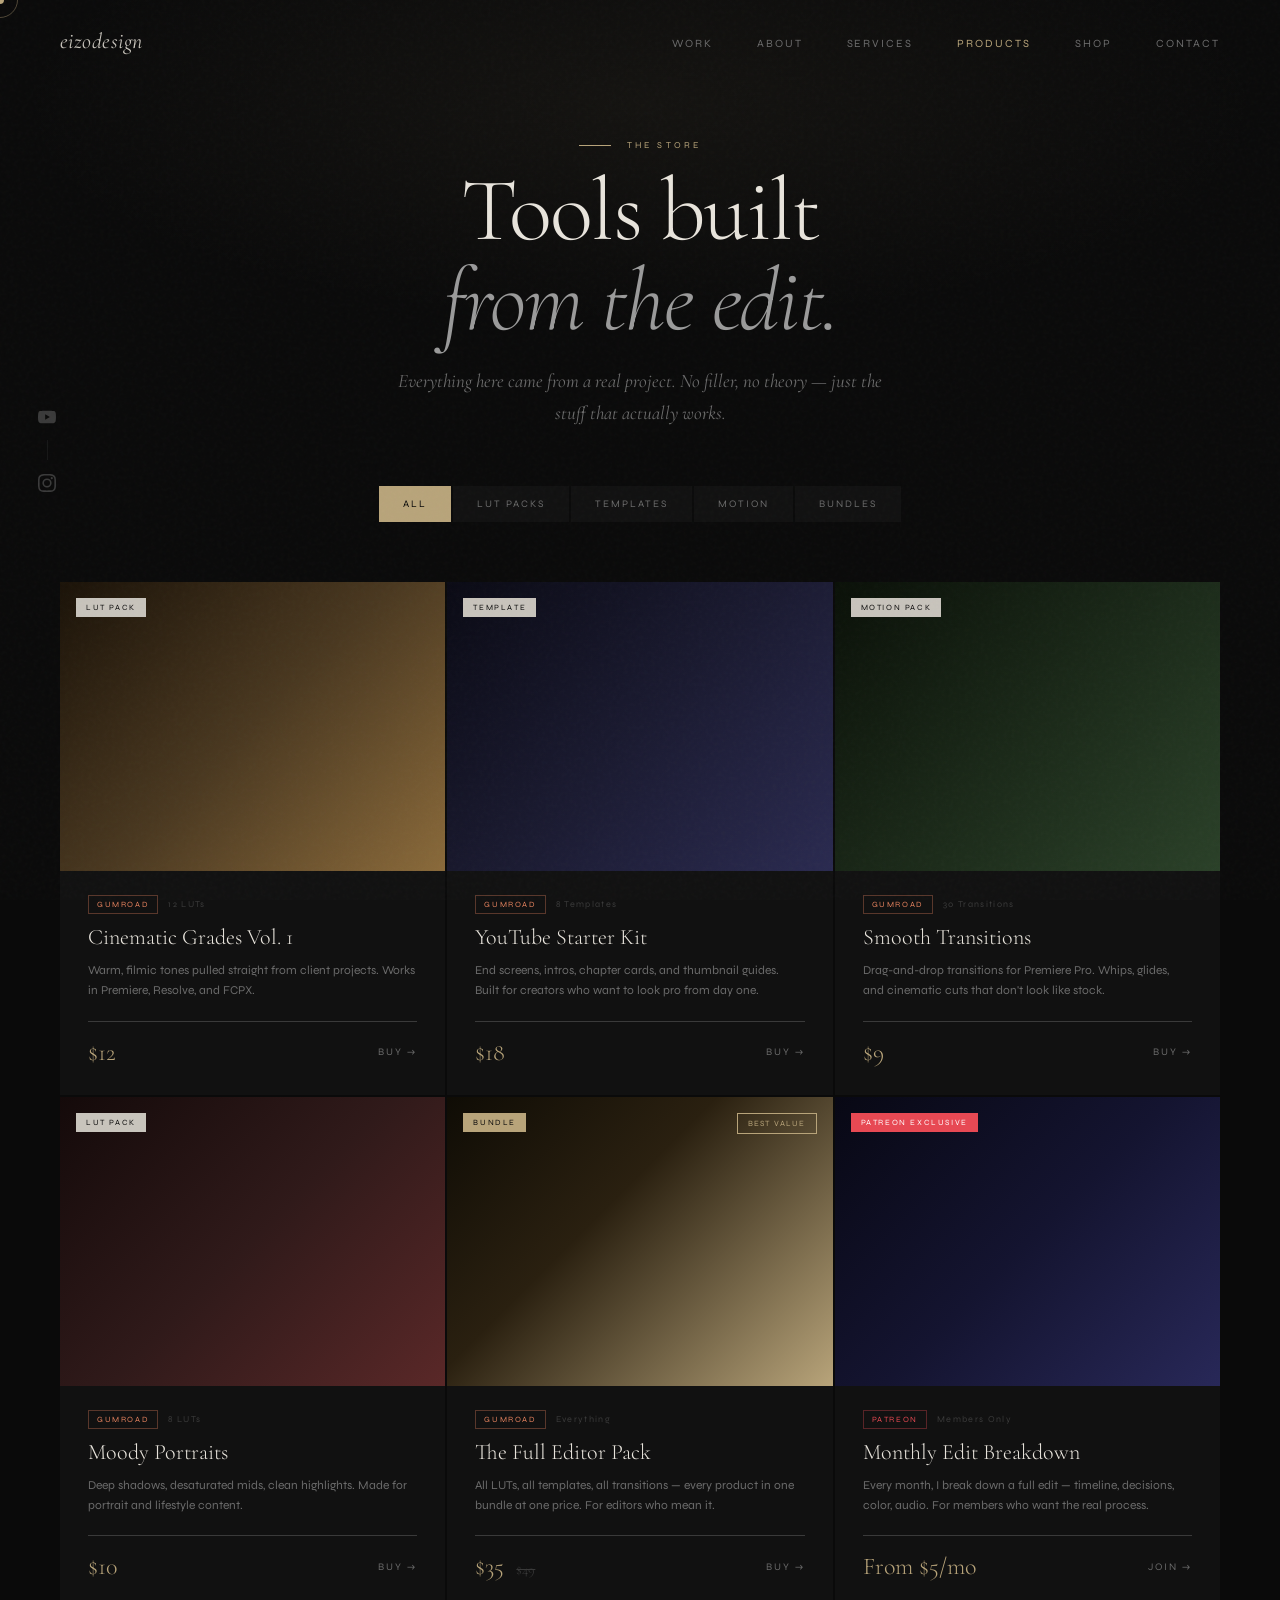
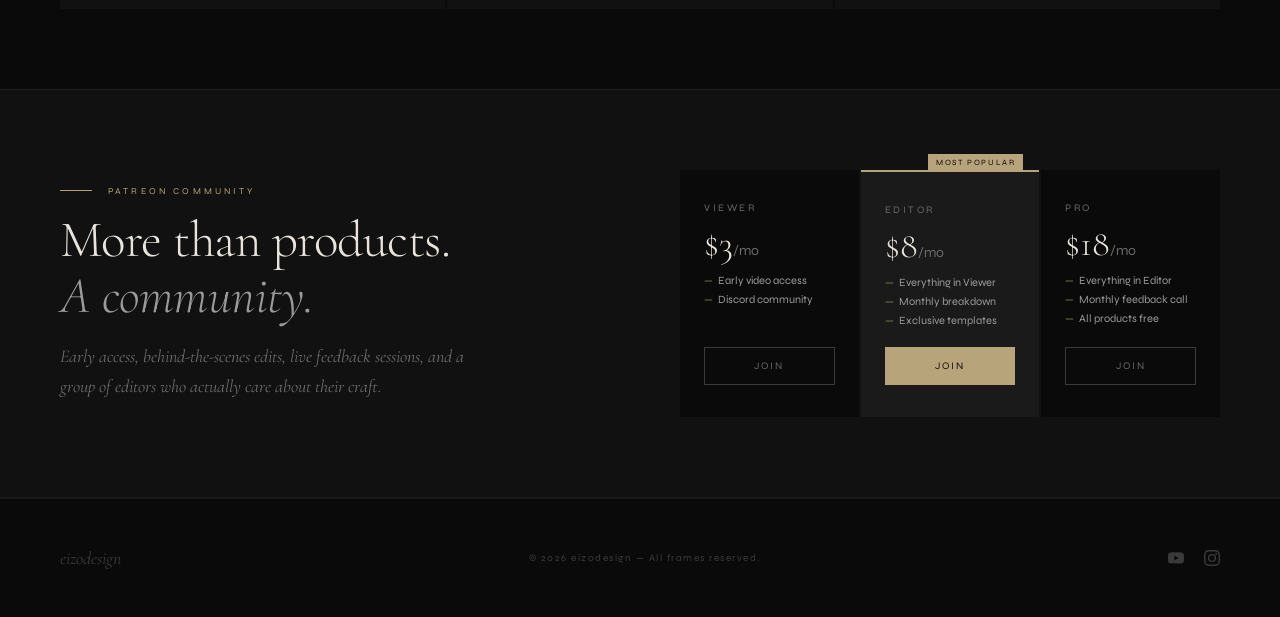
<file: products.html>
<!DOCTYPE html>
<html lang="en">
<head>
<meta charset="UTF-8" />
<meta name="viewport" content="width=device-width, initial-scale=1.0" />
<title>Products — eizodesign</title>
<link href="https://fonts.googleapis.com/css2?family=Cormorant+Garamond:ital,wght@0,300;0,400;0,600;1,300;1,400&family=Syne:wght@300;400;500;700&display=swap" rel="stylesheet" />
<link rel="stylesheet" href="css/style.css" />
<link rel="stylesheet" href="css/products.css" />
</head>
<body>

<div class="cursor" id="cursor"></div>
<div class="cursor-ring" id="cursor-ring"></div>

<!-- FLOATING SOCIAL SIDEBAR -->
<div class="social-sidebar">
  <a href="https://www.youtube.com/@eizodesigns" class="social-btn" target="_blank" aria-label="YouTube">
    <svg viewBox="0 0 24 24" fill="currentColor" width="18" height="18">
      <path d="M23.498 6.186a3.016 3.016 0 0 0-2.122-2.136C19.505 3.545 12 3.545 12 3.545s-7.505 0-9.377.505A3.017 3.017 0 0 0 .502 6.186C0 8.07 0 12 0 12s0 3.93.502 5.814a3.016 3.016 0 0 0 2.122 2.136c1.871.505 9.376.505 9.376.505s7.505 0 9.377-.505a3.015 3.015 0 0 0 2.122-2.136C24 15.93 24 12 24 12s0-3.93-.502-5.814zM9.545 15.568V8.432L15.818 12l-6.273 3.568z"/>
    </svg>
    <span class="social-label">YouTube</span>
  </a>
  <div class="social-divider"></div>
  <a href="https://www.instagram.com/eizodesign" class="social-btn" target="_blank" aria-label="Instagram">
    <svg viewBox="0 0 24 24" fill="currentColor" width="18" height="18">
      <path d="M12 2.163c3.204 0 3.584.012 4.85.07 3.252.148 4.771 1.691 4.919 4.919.058 1.265.069 1.645.069 4.849 0 3.205-.012 3.584-.069 4.849-.149 3.225-1.664 4.771-4.919 4.919-1.266.058-1.644.07-4.85.07-3.204 0-3.584-.012-4.849-.07-3.26-.149-4.771-1.699-4.919-4.92-.058-1.265-.07-1.644-.07-4.849 0-3.204.013-3.583.07-4.849.149-3.227 1.664-4.771 4.919-4.919 1.266-.057 1.645-.069 4.849-.069zM12 0C8.741 0 8.333.014 7.053.072 2.695.272.273 2.69.073 7.052.014 8.333 0 8.741 0 12c0 3.259.014 3.668.072 4.948.2 4.358 2.618 6.78 6.98 6.98C8.333 23.986 8.741 24 12 24c3.259 0 3.668-.014 4.948-.072 4.354-.2 6.782-2.618 6.979-6.98.059-1.28.073-1.689.073-4.948 0-3.259-.014-3.667-.072-4.947-.196-4.354-2.617-6.78-6.979-6.98C15.668.014 15.259 0 12 0zm0 5.838a6.162 6.162 0 1 0 0 12.324 6.162 6.162 0 0 0 0-12.324zM12 16a4 4 0 1 1 0-8 4 4 0 0 1 0 8zm6.406-11.845a1.44 1.44 0 1 0 0 2.881 1.44 1.44 0 0 0 0-2.881z"/>
    </svg>
    <span class="social-label">Instagram</span>
  </a>
</div>

<!-- NAV -->
<nav id="nav" class="scrolled">
  <a href="index.html" class="nav-logo">eizodesign</a>
  <ul class="nav-links">
    <li><a href="index.html#portfolio">Work</a></li>
    <li><a href="index.html#about">About</a></li>
    <li><a href="index.html#services">Services</a></li>
    <li><a href="products.html" style="color:var(--gold);">Products</a></li>
    <li><a href="index.html#shop">Shop</a></li>
    <li><a href="index.html#contact">Contact</a></li>
  </ul>
  <button class="nav-hamburger" id="hamburger" aria-label="Menu">
    <span></span><span></span><span></span>
  </button>
</nav>

<!-- MOBILE MENU OVERLAY -->
<div class="nav-mobile-menu" id="mobile-menu">
  <a href="index.html#portfolio" class="mobile-link">Work</a>
  <a href="index.html#about" class="mobile-link">About</a>
  <a href="index.html#services" class="mobile-link">Services</a>
  <a href="products.html" class="mobile-link active-page">Products</a>
  <a href="index.html#shop" class="mobile-link">Shop</a>
  <a href="index.html#contact" class="mobile-link">Contact</a>
  <div class="nav-mobile-socials">
    <a href="https://www.youtube.com/@eizodesigns" target="_blank" aria-label="YouTube">
      <svg viewBox="0 0 24 24" fill="currentColor" width="22" height="22"><path d="M23.498 6.186a3.016 3.016 0 0 0-2.122-2.136C19.505 3.545 12 3.545 12 3.545s-7.505 0-9.377.505A3.017 3.017 0 0 0 .502 6.186C0 8.07 0 12 0 12s0 3.93.502 5.814a3.016 3.016 0 0 0 2.122 2.136c1.871.505 9.376.505 9.376.505s7.505 0 9.377-.505a3.015 3.015 0 0 0 2.122-2.136C24 15.93 24 12 24 12s0-3.93-.502-5.814zM9.545 15.568V8.432L15.818 12l-6.273 3.568z"/></svg>
    </a>
    <a href="https://www.instagram.com/eizodesign" target="_blank" aria-label="Instagram">
      <svg viewBox="0 0 24 24" fill="currentColor" width="22" height="22"><path d="M12 2.163c3.204 0 3.584.012 4.85.07 3.252.148 4.771 1.691 4.919 4.919.058 1.265.069 1.645.069 4.849 0 3.205-.012 3.584-.069 4.849-.149 3.225-1.664 4.771-4.919 4.919-1.266.058-1.644.07-4.85.07-3.204 0-3.584-.012-4.849-.07-3.26-.149-4.771-1.699-4.919-4.92-.058-1.265-.07-1.644-.07-4.849 0-3.204.013-3.583.07-4.849.149-3.227 1.664-4.771 4.919-4.919 1.266-.057 1.645-.069 4.849-.069zM12 0C8.741 0 8.333.014 7.053.072 2.695.272.273 2.69.073 7.052.014 8.333 0 8.741 0 12c0 3.259.014 3.668.072 4.948.2 4.358 2.618 6.78 6.98 6.98C8.333 23.986 8.741 24 12 24c3.259 0 3.668-.014 4.948-.072 4.354-.2 6.782-2.618 6.979-6.98.059-1.28.073-1.689.073-4.948 0-3.259-.014-3.667-.072-4.947-.196-4.354-2.617-6.78-6.979-6.98C15.668.014 15.259 0 12 0zm0 5.838a6.162 6.162 0 1 0 0 12.324 6.162 6.162 0 0 0 0-12.324zM12 16a4 4 0 1 1 0-8 4 4 0 0 1 0 8zm6.406-11.845a1.44 1.44 0 1 0 0 2.881 1.44 1.44 0 0 0 0-2.881z"/></svg>
    </a>
  </div>
</div>

<!-- PAGE HERO -->
<div class="prod-hero">
  <div class="prod-hero-bg"></div>
  <div class="prod-hero-content">
    <span class="section-label" style="justify-content:center;">The Store</span>
    <h1 class="prod-hero-title">Tools built<br><em>from the edit.</em></h1>
    <p class="prod-hero-sub">Everything here came from a real project. No filler, no theory — just the stuff that actually works.</p>
  </div>

  <!-- FILTER TABS -->
  <div class="prod-filters">
    <button class="prod-filter active" data-filter="all">All</button>
    <button class="prod-filter" data-filter="lut">LUT Packs</button>
    <button class="prod-filter" data-filter="template">Templates</button>
    <button class="prod-filter" data-filter="motion">Motion</button>
    <button class="prod-filter" data-filter="bundle">Bundles</button>
  </div>
</div>

<!-- PRODUCTS GRID -->
<div class="prod-grid-wrap">
  <div class="prod-grid" id="prod-grid">

    <!-- ── PRODUCT CARDS ─────────────────────────────────────
         Replace preview-bg colors with actual thumbnail images:
         style="background-image: url('images/products/your-thumb.jpg'); background-size:cover;"
    ──────────────────────────────────────────────────────── -->

    <div class="prod-card reveal" data-category="lut">
      <div class="prod-card-preview" style="background: linear-gradient(135deg, #1a1208 0%, #4a3820 50%, #8a6a3a 100%);">
        <div class="prod-card-overlay">
          <a href="https://YOUR-NAME.gumroad.com" class="prod-buy-btn" target="_blank">Get it on Gumroad ↗</a>
        </div>
        <div class="prod-badge">LUT Pack</div>
      </div>
      <div class="prod-card-info">
        <div class="prod-card-meta">
          <span class="prod-platform gumroad-tag">Gumroad</span>
          <span class="prod-item-count">12 LUTs</span>
        </div>
        <h3 class="prod-card-name">Cinematic Grades Vol. 1</h3>
        <p class="prod-card-desc">Warm, filmic tones pulled straight from client projects. Works in Premiere, Resolve, and FCPX.</p>
        <div class="prod-card-footer">
          <span class="prod-price">$12</span>
          <a href="https://YOUR-NAME.gumroad.com" class="prod-link" target="_blank">Buy →</a>
        </div>
      </div>
    </div>

    <div class="prod-card reveal reveal-delay-1" data-category="template">
      <div class="prod-card-preview" style="background: linear-gradient(135deg, #0a0a14 0%, #1a1a30 50%, #2a2a50 100%);">
        <div class="prod-card-overlay">
          <a href="https://YOUR-NAME.gumroad.com" class="prod-buy-btn" target="_blank">Get it on Gumroad ↗</a>
        </div>
        <div class="prod-badge">Template</div>
      </div>
      <div class="prod-card-info">
        <div class="prod-card-meta">
          <span class="prod-platform gumroad-tag">Gumroad</span>
          <span class="prod-item-count">8 Templates</span>
        </div>
        <h3 class="prod-card-name">YouTube Starter Kit</h3>
        <p class="prod-card-desc">End screens, intros, chapter cards, and thumbnail guides. Built for creators who want to look pro from day one.</p>
        <div class="prod-card-footer">
          <span class="prod-price">$18</span>
          <a href="https://YOUR-NAME.gumroad.com" class="prod-link" target="_blank">Buy →</a>
        </div>
      </div>
    </div>

    <div class="prod-card reveal reveal-delay-2" data-category="motion">
      <div class="prod-card-preview" style="background: linear-gradient(135deg, #0a1008 0%, #1a2818 50%, #2a4028 100%);">
        <div class="prod-card-overlay">
          <a href="https://YOUR-NAME.gumroad.com" class="prod-buy-btn" target="_blank">Get it on Gumroad ↗</a>
        </div>
        <div class="prod-badge">Motion Pack</div>
      </div>
      <div class="prod-card-info">
        <div class="prod-card-meta">
          <span class="prod-platform gumroad-tag">Gumroad</span>
          <span class="prod-item-count">30 Transitions</span>
        </div>
        <h3 class="prod-card-name">Smooth Transitions</h3>
        <p class="prod-card-desc">Drag-and-drop transitions for Premiere Pro. Whips, glides, and cinematic cuts that don't look like stock.</p>
        <div class="prod-card-footer">
          <span class="prod-price">$9</span>
          <a href="https://YOUR-NAME.gumroad.com" class="prod-link" target="_blank">Buy →</a>
        </div>
      </div>
    </div>

    <div class="prod-card reveal" data-category="lut">
      <div class="prod-card-preview" style="background: linear-gradient(135deg, #140a0a 0%, #301a1a 50%, #5a2828 100%);">
        <div class="prod-card-overlay">
          <a href="https://YOUR-NAME.gumroad.com" class="prod-buy-btn" target="_blank">Get it on Gumroad ↗</a>
        </div>
        <div class="prod-badge">LUT Pack</div>
      </div>
      <div class="prod-card-info">
        <div class="prod-card-meta">
          <span class="prod-platform gumroad-tag">Gumroad</span>
          <span class="prod-item-count">8 LUTs</span>
        </div>
        <h3 class="prod-card-name">Moody Portraits</h3>
        <p class="prod-card-desc">Deep shadows, desaturated mids, clean highlights. Made for portrait and lifestyle content.</p>
        <div class="prod-card-footer">
          <span class="prod-price">$10</span>
          <a href="https://YOUR-NAME.gumroad.com" class="prod-link" target="_blank">Buy →</a>
        </div>
      </div>
    </div>

    <div class="prod-card reveal reveal-delay-1" data-category="bundle">
      <div class="prod-card-preview prod-card-featured" style="background: linear-gradient(135deg, #0f0c05 0%, #2a2010 40%, #b8a47a 100%);">
        <div class="prod-card-overlay">
          <a href="https://YOUR-NAME.gumroad.com" class="prod-buy-btn" target="_blank">Get it on Gumroad ↗</a>
        </div>
        <div class="prod-badge prod-badge-gold">Bundle</div>
        <div class="prod-featured-label">Best Value</div>
      </div>
      <div class="prod-card-info">
        <div class="prod-card-meta">
          <span class="prod-platform gumroad-tag">Gumroad</span>
          <span class="prod-item-count">Everything</span>
        </div>
        <h3 class="prod-card-name">The Full Editor Pack</h3>
        <p class="prod-card-desc">All LUTs, all templates, all transitions — every product in one bundle at one price. For editors who mean it.</p>
        <div class="prod-card-footer">
          <span class="prod-price">$35 <span class="prod-price-was">$49</span></span>
          <a href="https://YOUR-NAME.gumroad.com" class="prod-link" target="_blank">Buy →</a>
        </div>
      </div>
    </div>

    <div class="prod-card reveal reveal-delay-2" data-category="template">
      <div class="prod-card-preview" style="background: linear-gradient(135deg, #080814 0%, #141430 50%, #282858 100%);">
        <div class="prod-card-overlay">
          <a href="https://www.patreon.com/YOUR-NAME" class="prod-buy-btn prod-buy-patreon" target="_blank">Access on Patreon ↗</a>
        </div>
        <div class="prod-badge prod-badge-patreon">Patreon Exclusive</div>
      </div>
      <div class="prod-card-info">
        <div class="prod-card-meta">
          <span class="prod-platform patreon-tag">Patreon</span>
          <span class="prod-item-count">Members Only</span>
        </div>
        <h3 class="prod-card-name">Monthly Edit Breakdown</h3>
        <p class="prod-card-desc">Every month, I break down a full edit — timeline, decisions, color, audio. For members who want the real process.</p>
        <div class="prod-card-footer">
          <span class="prod-price">From $5/mo</span>
          <a href="https://www.patreon.com/YOUR-NAME" class="prod-link prod-link-patreon" target="_blank">Join →</a>
        </div>
      </div>
    </div>

  </div>
</div>

<!-- PATREON BANNER -->
<div class="patreon-banner">
  <div class="patreon-banner-inner reveal">
    <div>
      <span class="section-label">Patreon Community</span>
      <h2 class="section-title" style="margin-top:16px; font-size:clamp(28px,4vw,52px);">More than products.<br><em>A community.</em></h2>
      <p style="font-family:'Cormorant Garamond',serif; font-size:18px; font-style:italic; color:var(--mist); margin-top:16px; max-width:440px; line-height:1.7;">
        Early access, behind-the-scenes edits, live feedback sessions, and a group of editors who actually care about their craft.
      </p>
    </div>
    <div class="patreon-tiers">
      <div class="patreon-tier">
        <div class="tier-name">Viewer</div>
        <div class="tier-price">$3<span>/mo</span></div>
        <div class="tier-perks">
          <span>Early video access</span>
          <span>Discord community</span>
        </div>
        <a href="https://www.patreon.com/YOUR-NAME" class="tier-btn" target="_blank">Join</a>
      </div>
      <div class="patreon-tier patreon-tier-featured">
        <div class="tier-badge">Most Popular</div>
        <div class="tier-name">Editor</div>
        <div class="tier-price">$8<span>/mo</span></div>
        <div class="tier-perks">
          <span>Everything in Viewer</span>
          <span>Monthly breakdown</span>
          <span>Exclusive templates</span>
        </div>
        <a href="https://www.patreon.com/YOUR-NAME" class="tier-btn tier-btn-gold" target="_blank">Join</a>
      </div>
      <div class="patreon-tier">
        <div class="tier-name">Pro</div>
        <div class="tier-price">$18<span>/mo</span></div>
        <div class="tier-perks">
          <span>Everything in Editor</span>
          <span>Monthly feedback call</span>
          <span>All products free</span>
        </div>
        <a href="https://www.patreon.com/YOUR-NAME" class="tier-btn" target="_blank">Join</a>
      </div>
    </div>
  </div>
</div>

<!-- FOOTER -->
<footer>
  <a href="index.html" class="footer-logo">eizodesign</a>
  <span class="footer-copy">© 2026 eizodesign — All frames reserved.</span>
  <div class="footer-socials">
    <a href="https://www.youtube.com/@eizodesigns" class="footer-social-link" target="_blank" aria-label="YouTube">
      <svg viewBox="0 0 24 24" fill="currentColor" width="16" height="16">
        <path d="M23.498 6.186a3.016 3.016 0 0 0-2.122-2.136C19.505 3.545 12 3.545 12 3.545s-7.505 0-9.377.505A3.017 3.017 0 0 0 .502 6.186C0 8.07 0 12 0 12s0 3.93.502 5.814a3.016 3.016 0 0 0 2.122 2.136c1.871.505 9.376.505 9.376.505s7.505 0 9.377-.505a3.015 3.015 0 0 0 2.122-2.136C24 15.93 24 12 24 12s0-3.93-.502-5.814zM9.545 15.568V8.432L15.818 12l-6.273 3.568z"/>
      </svg>
    </a>
    <a href="https://www.instagram.com/eizodesign" class="footer-social-link" target="_blank" aria-label="Instagram">
      <svg viewBox="0 0 24 24" fill="currentColor" width="16" height="16">
        <path d="M12 2.163c3.204 0 3.584.012 4.85.07 3.252.148 4.771 1.691 4.919 4.919.058 1.265.069 1.645.069 4.849 0 3.205-.012 3.584-.069 4.849-.149 3.225-1.664 4.771-4.919 4.919-1.266.058-1.644.07-4.85.07-3.204 0-3.584-.012-4.849-.07-3.26-.149-4.771-1.699-4.919-4.92-.058-1.265-.07-1.644-.07-4.849 0-3.204.013-3.583.07-4.849.149-3.227 1.664-4.771 4.919-4.919 1.266-.057 1.645-.069 4.849-.069zM12 0C8.741 0 8.333.014 7.053.072 2.695.272.273 2.69.073 7.052.014 8.333 0 8.741 0 12c0 3.259.014 3.668.072 4.948.2 4.358 2.618 6.78 6.98 6.98C8.333 23.986 8.741 24 12 24c3.259 0 3.668-.014 4.948-.072 4.354-.2 6.782-2.618 6.979-6.98.059-1.28.073-1.689.073-4.948 0-3.259-.014-3.667-.072-4.947-.196-4.354-2.617-6.78-6.979-6.98C15.668.014 15.259 0 12 0zm0 5.838a6.162 6.162 0 1 0 0 12.324 6.162 6.162 0 0 0 0-12.324zM12 16a4 4 0 1 1 0-8 4 4 0 0 1 0 8zm6.406-11.845a1.44 1.44 0 1 0 0 2.881 1.44 1.44 0 0 0 0-2.881z"/>
      </svg>
    </a>
  </div>
</footer>

<script src="js/main.js"></script>
<script>
// ── FILTER TABS ────────────────────────────────────────────────
const filters = document.querySelectorAll('.prod-filter');
const cards = document.querySelectorAll('.prod-card');

filters.forEach(btn => {
  btn.addEventListener('click', () => {
    filters.forEach(b => b.classList.remove('active'));
    btn.classList.add('active');
    const cat = btn.dataset.filter;
    cards.forEach(card => {
      const match = cat === 'all' || card.dataset.category === cat;
      card.style.opacity = match ? '1' : '0.2';
      card.style.pointerEvents = match ? 'auto' : 'none';
      card.style.transform = match ? 'translateY(0)' : 'translateY(8px)';
    });
  });
});
</script>
</body>
</html>
</file>
<file: css/style.css>
*, *::before, *::after { margin: 0; padding: 0; box-sizing: border-box; }

:root {
  --obsidian: #0a0a0a;
  --charcoal: #111111;
  --graphite: #1a1a1a;
  --smoke: #252525;
  --ash: #3a3a3a;
  --mist: #6b6b6b;
  --silver: #9a9a9a;
  --pearl: #c8c4bc;
  --ivory: #e8e4dc;
  --cream: #f2ede6;
  --warm-white: #faf8f5;
  --gold: #b8a47a;
  --gold-light: #d4c09a;
  --gold-muted: #8a7a5a;
  --serif: 'Cormorant Garamond', Georgia, serif;
  --sans: 'Syne', sans-serif;
}

html { scroll-behavior: smooth; }

body {
  background: var(--obsidian);
  color: var(--ivory);
  font-family: var(--sans);
  overflow-x: hidden;
  cursor: none;
}

/* CUSTOM CURSOR */
.cursor {
  position: fixed;
  width: 8px; height: 8px;
  background: var(--gold);
  border-radius: 50%;
  pointer-events: none;
  z-index: 9999;
  transform: translate(-50%, -50%);
  transition: transform 0.1s ease, width 0.3s ease, height 0.3s ease, background 0.3s ease;
}
.cursor-ring {
  position: fixed;
  width: 36px; height: 36px;
  border: 1px solid rgba(184,164,122,0.4);
  border-radius: 50%;
  pointer-events: none;
  z-index: 9998;
  transform: translate(-50%, -50%);
  transition: transform 0.15s ease, width 0.3s ease, height 0.3s ease, border-color 0.3s ease;
}
body.hovering .cursor { width: 12px; height: 12px; background: var(--gold-light); }
body.hovering .cursor-ring { width: 56px; height: 56px; border-color: rgba(184,164,122,0.7); }

/* NOISE OVERLAY */
body::before {
  content: '';
  position: fixed;
  inset: 0;
  background-image: url("data:image/svg+xml,%3Csvg viewBox='0 0 256 256' xmlns='http://www.w3.org/2000/svg'%3E%3Cfilter id='noise'%3E%3CfeTurbulence type='fractalNoise' baseFrequency='0.9' numOctaves='4' stitchTiles='stitch'/%3E%3C/filter%3E%3Crect width='100%25' height='100%25' filter='url(%23noise)' opacity='0.04'/%3E%3C/svg%3E");
  pointer-events: none;
  z-index: 1000;
  opacity: 0.6;
}

/* NAV */
nav {
  position: fixed;
  top: 0; left: 0; right: 0;
  z-index: 500;
  padding: 28px 60px;
  display: flex;
  justify-content: space-between;
  align-items: center;
  mix-blend-mode: normal;
  transition: background 0.5s ease, padding 0.4s ease;
}
nav.scrolled {
  background: rgba(10,10,10,0.92);
  backdrop-filter: blur(12px);
  padding: 18px 60px;
  border-bottom: 1px solid rgba(184,164,122,0.08);
}
.nav-logo {
  font-family: var(--serif);
  font-size: 22px;
  font-style: italic;
  color: var(--pearl);
  letter-spacing: 0.02em;
  text-decoration: none;
  transition: color 0.3s ease;
}
.nav-logo:hover { color: var(--gold-light); }
.nav-links { display: flex; gap: 44px; list-style: none; }
.nav-links a {
  font-family: var(--sans);
  font-size: 11px;
  font-weight: 400;
  letter-spacing: 0.18em;
  text-transform: uppercase;
  color: var(--mist);
  text-decoration: none;
  position: relative;
  transition: color 0.3s ease;
}
.nav-links a::after {
  content: '';
  position: absolute;
  bottom: -3px; left: 0;
  width: 0; height: 1px;
  background: var(--gold);
  transition: width 0.4s ease;
}
.nav-links a:hover { color: var(--pearl); }
.nav-links a:hover::after { width: 100%; }

/* HERO */
.hero {
  min-height: 100vh;
  display: flex;
  flex-direction: column;
  justify-content: center;
  align-items: center;
  text-align: center;
  position: relative;
  padding: 120px 40px 80px;
  overflow: hidden;
}

.hero-bg {
  position: absolute;
  inset: 0;
  background:
    radial-gradient(ellipse 60% 50% at 50% 30%, rgba(184,164,122,0.06) 0%, transparent 70%),
    radial-gradient(ellipse 40% 40% at 20% 70%, rgba(40,35,28,0.8) 0%, transparent 60%),
    radial-gradient(ellipse 40% 40% at 80% 70%, rgba(40,35,28,0.8) 0%, transparent 60%);
}

/* BARCODE — full-width immersive watermark */
.hero-barcode {
  position: absolute;
  left: 0;
  top: 50%;
  transform: translateY(-46%);
  width: 100%;
  height: auto;
  object-fit: cover;
  opacity: 0.055;
  mix-blend-mode: screen;
  filter: blur(0.4px);
  pointer-events: none;
  animation: barcode-breathe 9s ease-in-out infinite;
  /* mask: fade to transparent on edges so it blends cleanly */
  -webkit-mask-image: linear-gradient(to right, transparent 0%, black 12%, black 88%, transparent 100%);
  mask-image: linear-gradient(to right, transparent 0%, black 12%, black 88%, transparent 100%);
}
@keyframes barcode-breathe {
  0%, 100% { opacity: 0.055; transform: translateY(-46%) scaleX(1); }
  50% { opacity: 0.085; transform: translateY(-46%) scaleX(1.01); }
}

.hero-eyebrow {
  font-family: var(--sans);
  font-size: 10px;
  font-weight: 400;
  letter-spacing: 0.3em;
  text-transform: uppercase;
  color: var(--gold);
  margin-bottom: 32px;
  opacity: 0;
  animation: fade-up 1s ease 0.3s forwards;
}

.hero-title {
  font-family: var(--serif);
  font-size: clamp(64px, 9vw, 130px);
  font-weight: 300;
  line-height: 0.9;
  color: var(--ivory);
  letter-spacing: -0.02em;
  margin-bottom: 12px;
  opacity: 0;
  animation: fade-up 1.2s ease 0.5s forwards;
}
.hero-title em {
  font-style: italic;
  color: var(--pearl);
}

.hero-tagline {
  font-family: var(--serif);
  font-size: clamp(16px, 2.5vw, 22px);
  font-weight: 300;
  font-style: italic;
  color: var(--mist);
  margin: 32px auto 0;
  max-width: 520px;
  line-height: 1.6;
  opacity: 0;
  animation: fade-up 1s ease 0.9s forwards;
}

.hero-cta-group {
  display: flex;
  gap: 20px;
  margin-top: 56px;
  flex-wrap: wrap;
  justify-content: center;
  opacity: 0;
  animation: fade-up 1s ease 1.2s forwards;
}

.btn-primary {
  font-family: var(--sans);
  font-size: 11px;
  font-weight: 400;
  letter-spacing: 0.2em;
  text-transform: uppercase;
  color: var(--obsidian);
  background: var(--gold);
  border: none;
  padding: 16px 40px;
  cursor: none;
  text-decoration: none;
  transition: background 0.3s ease, transform 0.3s ease, letter-spacing 0.3s ease;
  display: inline-block;
}
.btn-primary:hover {
  background: var(--gold-light);
  transform: translateY(-2px);
  letter-spacing: 0.24em;
}

.btn-secondary {
  font-family: var(--sans);
  font-size: 11px;
  font-weight: 400;
  letter-spacing: 0.2em;
  text-transform: uppercase;
  color: var(--pearl);
  background: transparent;
  border: 1px solid rgba(184,164,122,0.25);
  padding: 16px 40px;
  cursor: none;
  text-decoration: none;
  transition: border-color 0.3s ease, color 0.3s ease, transform 0.3s ease;
  display: inline-block;
}
.btn-secondary:hover {
  border-color: var(--gold);
  color: var(--gold-light);
  transform: translateY(-2px);
}

.hero-scroll {
  position: absolute;
  bottom: 40px;
  left: 50%;
  transform: translateX(-50%);
  display: flex;
  flex-direction: column;
  align-items: center;
  gap: 12px;
  opacity: 0;
  animation: fade-in 1s ease 2s forwards;
}
.scroll-line {
  width: 1px;
  height: 50px;
  background: linear-gradient(to bottom, transparent, var(--gold));
  animation: scroll-pulse 2s ease-in-out infinite;
}
@keyframes scroll-pulse {
  0%,100% { opacity: 0.3; transform: scaleY(1); }
  50% { opacity: 1; transform: scaleY(1.1); }
}
.scroll-text {
  font-family: var(--sans);
  font-size: 9px;
  letter-spacing: 0.25em;
  text-transform: uppercase;
  color: var(--ash);
}

/* SECTION SHARED */
section {
  padding: 120px 60px;
  max-width: 1300px;
  margin: 0 auto;
}

.section-label {
  font-family: var(--sans);
  font-size: 9px;
  font-weight: 400;
  letter-spacing: 0.35em;
  text-transform: uppercase;
  color: var(--gold);
  margin-bottom: 16px;
  display: flex;
  align-items: center;
  gap: 16px;
}
.section-label::before {
  content: '';
  width: 32px;
  height: 1px;
  background: var(--gold);
  display: inline-block;
}

.section-title {
  font-family: var(--serif);
  font-size: clamp(38px, 5vw, 64px);
  font-weight: 300;
  color: var(--ivory);
  line-height: 1.1;
  letter-spacing: -0.01em;
}
.section-title em {
  font-style: italic;
  color: var(--silver);
}

/* DIVIDER */
.divider {
  width: 100%;
  height: 1px;
  background: linear-gradient(to right, transparent, rgba(184,164,122,0.15), transparent);
  margin: 0 auto;
}

/* PORTFOLIO */
.portfolio-grid {
  display: grid;
  grid-template-columns: repeat(3, 1fr);
  gap: 2px;
  margin-top: 60px;
}

.portfolio-item {
  position: relative;
  aspect-ratio: 16/10;
  background: var(--graphite);
  overflow: hidden;
  cursor: none;
}
.portfolio-item::before {
  content: '';
  position: absolute;
  inset: 0;
  background: linear-gradient(135deg, var(--charcoal) 0%, var(--smoke) 100%);
  z-index: 0;
}
.portfolio-item .port-visual {
  position: absolute;
  inset: 0;
  display: flex;
  align-items: center;
  justify-content: center;
  z-index: 1;
}

/* VIDEO inside portfolio items */
.port-video {
  position: absolute;
  inset: 0;
  width: 100%;
  height: 100%;
  object-fit: cover;
  opacity: 0;
  transition: opacity 0.6s ease;
  z-index: 0;
}
.portfolio-item:hover .port-video {
  opacity: 1;
}

.port-bars {
  display: flex;
  align-items: flex-end;
  gap: 3px;
  height: 50px;
  opacity: 0.18;
  transition: opacity 0.5s ease;
  position: relative;
  z-index: 1;
}
.port-bar {
  width: 3px;
  background: var(--pearl);
  border-radius: 1px;
  animation: bar-wave 2s ease-in-out infinite;
}
.portfolio-item:hover .port-bars { opacity: 0.08; }

.portfolio-overlay {
  position: absolute;
  inset: 0;
  background: rgba(10,10,10,0.85);
  display: flex;
  flex-direction: column;
  justify-content: flex-end;
  padding: 28px;
  opacity: 0;
  transform: translateY(8px);
  transition: opacity 0.5s ease, transform 0.5s ease;
  z-index: 2;
}
.portfolio-item:hover .portfolio-overlay {
  opacity: 1;
  transform: translateY(0);
}
.port-type {
  font-family: var(--sans);
  font-size: 9px;
  letter-spacing: 0.3em;
  text-transform: uppercase;
  color: var(--gold);
  margin-bottom: 8px;
}
.port-name {
  font-family: var(--serif);
  font-size: 20px;
  font-weight: 300;
  color: var(--ivory);
}
.port-arrow {
  position: absolute;
  top: 24px;
  right: 24px;
  width: 32px;
  height: 32px;
  border: 1px solid rgba(184,164,122,0.3);
  display: flex;
  align-items: center;
  justify-content: center;
  transform: rotate(-45deg);
  transition: transform 0.4s ease, border-color 0.4s ease;
}
.portfolio-item:hover .port-arrow {
  transform: rotate(0deg);
  border-color: var(--gold);
}
.port-arrow-line {
  width: 10px;
  height: 1px;
  background: var(--gold);
}

/* ABOUT */
.about-layout {
  display: grid;
  grid-template-columns: 1fr 1fr;
  gap: 100px;
  align-items: center;
  margin-top: 60px;
}
.about-visual {
  position: relative;
  aspect-ratio: 3/4;
  background: var(--graphite);
  overflow: hidden;
}
.about-visual-inner {
  position: absolute;
  inset: 0;
  display: flex;
  align-items: center;
  justify-content: center;
  flex-direction: column;
  gap: 8px;
  opacity: 0.12;
}
.about-barcode-line {
  height: 1px;
  background: var(--pearl);
  animation: bar-wave 3s ease-in-out infinite;
}
.about-accent {
  position: absolute;
  bottom: 0; left: 0; right: 0;
  height: 3px;
  background: linear-gradient(to right, var(--gold), transparent);
}
.about-text {
  font-family: var(--serif);
  font-size: 20px;
  font-weight: 300;
  color: var(--silver);
  line-height: 1.8;
  margin-top: 32px;
}
.about-text strong {
  font-weight: 400;
  color: var(--ivory);
  font-style: italic;
}
.about-stats {
  display: grid;
  grid-template-columns: 1fr 1fr;
  gap: 1px;
  margin-top: 48px;
  background: rgba(184,164,122,0.1);
  border: 1px solid rgba(184,164,122,0.1);
}
.stat-box {
  background: var(--obsidian);
  padding: 28px 24px;
  transition: background 0.4s ease;
  cursor: default;
}
.stat-box:hover { background: var(--charcoal); }
.stat-num {
  font-family: var(--serif);
  font-size: 42px;
  font-weight: 300;
  color: var(--gold);
  line-height: 1;
}
.stat-label {
  font-family: var(--sans);
  font-size: 10px;
  letter-spacing: 0.2em;
  text-transform: uppercase;
  color: var(--mist);
  margin-top: 8px;
}

/* SERVICES */
.services-grid {
  display: grid;
  grid-template-columns: repeat(2, 1fr);
  gap: 1px;
  margin-top: 60px;
  background: rgba(184,164,122,0.06);
}
.service-card {
  background: var(--obsidian);
  padding: 48px 40px;
  position: relative;
  overflow: hidden;
  transition: background 0.5s ease;
  cursor: default;
}
.service-card::before {
  content: '';
  position: absolute;
  top: 0; left: 0;
  width: 0;
  height: 1px;
  background: var(--gold);
  transition: width 0.6s ease;
}
.service-card:hover { background: rgba(25,22,18,1); }
.service-card:hover::before { width: 100%; }

.service-num {
  font-family: var(--serif);
  font-size: 13px;
  font-style: italic;
  color: var(--gold-muted);
  margin-bottom: 24px;
}
.service-title {
  font-family: var(--serif);
  font-size: 28px;
  font-weight: 300;
  color: var(--ivory);
  margin-bottom: 16px;
  transition: color 0.3s ease;
}
.service-card:hover .service-title { color: var(--gold-light); }
.service-desc {
  font-family: var(--sans);
  font-size: 13px;
  font-weight: 300;
  color: var(--mist);
  line-height: 1.8;
}
.service-arrow {
  position: absolute;
  bottom: 40px;
  right: 40px;
  font-family: var(--serif);
  font-size: 22px;
  color: var(--ash);
  transition: color 0.3s ease, transform 0.3s ease;
}
.service-card:hover .service-arrow {
  color: var(--gold);
  transform: translate(4px, -4px);
}

/* PALETTE SECTION */
.palette-section {
  padding: 80px 60px;
  max-width: 1300px;
  margin: 0 auto;
}
.palette-grid {
  display: flex;
  gap: 2px;
  margin-top: 48px;
  flex-wrap: wrap;
}
.palette-swatch {
  flex: 1;
  min-width: 90px;
  aspect-ratio: 1;
  position: relative;
  cursor: default;
  overflow: hidden;
  transition: flex 0.5s cubic-bezier(0.4,0,0.2,1), transform 0.3s ease;
  display: flex;
  flex-direction: column;
  justify-content: flex-end;
  padding: 14px 12px;
}
.palette-swatch:hover {
  flex: 2.5;
  transform: translateY(-4px);
}
.palette-swatch:hover .swatch-info { opacity: 1; transform: translateY(0); }
.swatch-info {
  opacity: 0;
  transform: translateY(6px);
  transition: opacity 0.3s ease, transform 0.3s ease;
}
.swatch-name {
  font-family: var(--sans);
  font-size: 10px;
  font-weight: 400;
  letter-spacing: 0.15em;
  text-transform: uppercase;
  line-height: 1.4;
}
.swatch-hex {
  font-family: 'Courier New', monospace;
  font-size: 11px;
  margin-top: 4px;
  opacity: 0.7;
}

/* CONTACT */
.contact-inner {
  display: grid;
  grid-template-columns: 1fr 1fr;
  gap: 100px;
  align-items: center;
  margin-top: 60px;
}
.contact-copy {
  font-family: var(--serif);
  font-size: 20px;
  font-weight: 300;
  font-style: italic;
  color: var(--silver);
  line-height: 1.8;
  margin-top: 24px;
}
.contact-links {
  display: flex;
  flex-direction: column;
  gap: 2px;
}
.contact-link-item {
  display: flex;
  align-items: center;
  justify-content: space-between;
  padding: 28px 32px;
  background: var(--charcoal);
  text-decoration: none;
  transition: background 0.4s ease, padding-left 0.4s ease;
  border-left: 1px solid transparent;
  cursor: none;
}
.contact-link-item:hover {
  background: var(--graphite);
  padding-left: 40px;
  border-left-color: var(--gold);
}
.contact-link-label {
  font-family: var(--sans);
  font-size: 10px;
  letter-spacing: 0.25em;
  text-transform: uppercase;
  color: var(--mist);
  margin-bottom: 4px;
}
.contact-link-value {
  font-family: var(--serif);
  font-size: 20px;
  color: var(--ivory);
  transition: color 0.3s ease;
}
.contact-link-item:hover .contact-link-value { color: var(--gold-light); }
.contact-link-arrow {
  font-family: var(--sans);
  font-size: 18px;
  color: var(--ash);
  transition: color 0.3s ease, transform 0.3s ease;
}
.contact-link-item:hover .contact-link-arrow {
  color: var(--gold);
  transform: translate(6px, -6px);
}

/* FOOTER */
footer {
  padding: 48px 60px;
  display: flex;
  justify-content: space-between;
  align-items: center;
  border-top: 1px solid rgba(184,164,122,0.08);
}
.footer-logo {
  font-family: var(--serif);
  font-size: 18px;
  font-style: italic;
  color: var(--ash);
  text-decoration: none;
  transition: color 0.3s ease;
}
.footer-logo:hover { color: var(--gold); }
.footer-copy {
  font-family: var(--sans);
  font-size: 10px;
  letter-spacing: 0.15em;
  color: var(--ash);
}

/* ANIMATIONS */
@keyframes fade-up {
  from { opacity: 0; transform: translateY(24px); }
  to { opacity: 1; transform: translateY(0); }
}
@keyframes fade-in {
  from { opacity: 0; }
  to { opacity: 1; }
}
@keyframes bar-wave {
  0%, 100% { transform: scaleY(1); }
  50% { transform: scaleY(0.6); }
}

.reveal {
  opacity: 0;
  transform: translateY(30px);
  transition: opacity 0.9s ease, transform 0.9s ease;
}
.reveal.visible {
  opacity: 1;
  transform: translateY(0);
}
.reveal-delay-1 { transition-delay: 0.15s; }
.reveal-delay-2 { transition-delay: 0.3s; }
.reveal-delay-3 { transition-delay: 0.45s; }

/* ─── FLOATING SOCIAL SIDEBAR ─────────────────────────────── */
.social-sidebar {
  position: fixed;
  left: 28px;
  top: 50%;
  transform: translateY(-50%);
  z-index: 400;
  display: flex;
  flex-direction: column;
  align-items: center;
  gap: 0;
}

.social-btn {
  display: flex;
  align-items: center;
  gap: 10px;
  color: var(--ash);
  text-decoration: none;
  padding: 14px 10px;
  transition: color 0.3s ease, transform 0.3s ease;
  position: relative;
  cursor: none;
  overflow: hidden;
}
.social-btn:hover {
  color: var(--gold);
  transform: translateX(3px);
}
.social-label {
  font-family: var(--sans);
  font-size: 9px;
  letter-spacing: 0.25em;
  text-transform: uppercase;
  opacity: 0;
  transform: translateX(-8px);
  transition: opacity 0.3s ease, transform 0.3s ease;
  white-space: nowrap;
  position: absolute;
  left: 38px;
  pointer-events: none;
  color: var(--gold);
}
.social-btn:hover .social-label {
  opacity: 1;
  transform: translateX(0);
}

.social-divider {
  width: 1px;
  height: 20px;
  background: var(--ash);
  opacity: 0.3;
}

/* ─── SHOP SECTION ────────────────────────────────────────── */
.shop-grid {
  display: grid;
  grid-template-columns: 1fr 1fr;
  gap: 2px;
  margin-top: 56px;
}

.shop-card {
  position: relative;
  padding: 0;
  text-decoration: none;
  overflow: hidden;
  display: block;
  background: var(--charcoal);
  transition: transform 0.4s ease;
  cursor: none;
}
.shop-card:hover { transform: translateY(-4px); }

.shop-card-bg {
  position: absolute;
  inset: 0;
  opacity: 0;
  transition: opacity 0.5s ease;
}
.shop-gumroad .shop-card-bg {
  background: radial-gradient(ellipse at top left, rgba(255,144,104,0.08) 0%, transparent 70%);
}
.shop-patreon .shop-card-bg {
  background: radial-gradient(ellipse at top left, rgba(255,66,77,0.06) 0%, transparent 70%);
}
.shop-card:hover .shop-card-bg { opacity: 1; }

.shop-card-inner {
  position: relative;
  z-index: 1;
  padding: 48px 44px;
  display: flex;
  flex-direction: column;
  gap: 24px;
  height: 100%;
  border-top: 1px solid transparent;
  transition: border-color 0.4s ease;
}
.shop-gumroad:hover .shop-card-inner { border-top-color: rgba(255,144,104,0.3); }
.shop-patreon:hover .shop-card-inner { border-top-color: rgba(255,66,77,0.25); }

.shop-platform-badge {
  display: inline-flex;
  align-items: center;
  gap: 8px;
  font-family: var(--sans);
  font-size: 10px;
  font-weight: 400;
  letter-spacing: 0.2em;
  text-transform: uppercase;
  color: var(--mist);
  padding: 8px 14px;
  border: 1px solid var(--ash);
  width: fit-content;
  transition: color 0.3s ease, border-color 0.3s ease;
}
.shop-gumroad:hover .shop-platform-badge { color: rgba(255,144,104,0.9); border-color: rgba(255,144,104,0.3); }
.shop-patreon:hover .shop-platform-badge { color: rgba(255,80,90,0.9); border-color: rgba(255,80,90,0.3); }

.shop-card-title {
  font-family: var(--serif);
  font-size: 34px;
  font-weight: 300;
  color: var(--ivory);
  line-height: 1.1;
  transition: color 0.3s ease;
}
.shop-gumroad:hover .shop-card-title { color: var(--cream); }
.shop-patreon:hover .shop-card-title { color: var(--cream); }

.shop-card-desc {
  font-family: var(--sans);
  font-size: 13px;
  font-weight: 300;
  color: var(--mist);
  line-height: 1.8;
  max-width: 360px;
}

.shop-card-items {
  display: flex;
  gap: 8px;
  flex-wrap: wrap;
  margin-top: 4px;
}
.shop-card-items span {
  font-family: var(--sans);
  font-size: 9px;
  letter-spacing: 0.18em;
  text-transform: uppercase;
  color: var(--ash);
  padding: 5px 10px;
  border: 1px solid var(--ash);
  opacity: 0.7;
  transition: opacity 0.3s ease;
}
.shop-card:hover .shop-card-items span { opacity: 1; }

.shop-card-cta {
  display: flex;
  align-items: center;
  gap: 10px;
  font-family: var(--sans);
  font-size: 11px;
  letter-spacing: 0.2em;
  text-transform: uppercase;
  color: var(--silver);
  margin-top: auto;
  padding-top: 24px;
  border-top: 1px solid var(--ash);
  transition: color 0.3s ease, gap 0.3s ease;
}
.shop-card:hover .shop-card-cta { gap: 16px; }
.shop-gumroad:hover .shop-card-cta { color: rgba(255,144,104,0.9); }
.shop-patreon:hover .shop-card-cta { color: rgba(255,80,90,0.85); }

/* ─── FOOTER SOCIALS ──────────────────────────────────────── */
footer {
  justify-content: space-between;
}
.footer-socials {
  display: flex;
  gap: 20px;
  align-items: center;
}
.footer-social-link {
  color: var(--ash);
  text-decoration: none;
  transition: color 0.3s ease, transform 0.3s ease;
  display: flex;
  cursor: none;
}
.footer-social-link:hover {
  color: var(--gold);
  transform: translateY(-2px);
}

/* ════════════════════════════════════════════════════════════
   PRODUCTS TEASER (index.html)
════════════════════════════════════════════════════════════ */
.products-teaser-inner {
  display: grid;
  grid-template-columns: 1fr 1fr;
  gap: 0;
  min-height: 480px;
  position: relative;
}
.products-teaser-bg {
  position: absolute;
  inset: 0;
  background: radial-gradient(ellipse 60% 80% at 20% 50%, rgba(184,164,122,0.05) 0%, transparent 70%);
  pointer-events: none;
}
.products-teaser-content {
  padding: 80px 60px;
  display: flex;
  flex-direction: column;
  justify-content: center;
  gap: 0;
  background: var(--charcoal);
  border-right: 1px solid rgba(184,164,122,0.06);
}
.products-teaser-btn {
  display: inline-flex;
  align-items: center;
  gap: 12px;
  margin-top: 40px;
  font-family: var(--sans);
  font-size: 11px;
  letter-spacing: 0.2em;
  text-transform: uppercase;
  color: var(--obsidian);
  background: var(--gold);
  padding: 16px 32px;
  text-decoration: none;
  width: fit-content;
  transition: background 0.3s ease, gap 0.3s ease;
  cursor: none;
}
.products-teaser-btn:hover { background: var(--gold-light); gap: 18px; }

.products-teaser-cards {
  display: flex;
  flex-direction: column;
  gap: 2px;
  background: var(--obsidian);
}
.pt-card {
  flex: 1;
  padding: 32px 44px;
  background: var(--charcoal);
  display: flex;
  align-items: center;
  justify-content: space-between;
  border-left: 2px solid transparent;
  transition: background 0.4s ease, border-color 0.4s ease, padding-left 0.4s ease;
  cursor: default;
}
.pt-card:hover {
  background: var(--graphite);
  border-left-color: var(--gold);
  padding-left: 52px;
}
.pt-card-tag {
  font-family: var(--sans);
  font-size: 9px;
  letter-spacing: 0.25em;
  text-transform: uppercase;
  color: var(--gold);
  margin-bottom: 6px;
}
.pt-card-title {
  font-family: var(--serif);
  font-size: 22px;
  font-weight: 300;
  color: var(--ivory);
}
.pt-card-price {
  font-family: var(--serif);
  font-size: 28px;
  font-weight: 300;
  color: var(--gold);
}

/* ════════════════════════════════════════════════════════════
   HAMBURGER NAV (mobile only — hidden on desktop)
════════════════════════════════════════════════════════════ */
.nav-hamburger {
  display: none;
  flex-direction: column;
  gap: 5px;
  cursor: pointer;
  padding: 8px;
  z-index: 600;
  background: none;
  border: none;
}
.nav-hamburger span {
  display: block;
  width: 24px;
  height: 1.5px;
  background: var(--pearl);
  transition: transform 0.4s ease, opacity 0.4s ease, background 0.3s ease;
}
.nav-hamburger.open span:nth-child(1) { transform: translateY(6.5px) rotate(45deg); }
.nav-hamburger.open span:nth-child(2) { opacity: 0; }
.nav-hamburger.open span:nth-child(3) { transform: translateY(-6.5px) rotate(-45deg); }

.nav-mobile-menu {
  display: none;
  position: fixed;
  inset: 0;
  background: rgba(10,10,10,0.97);
  backdrop-filter: blur(16px);
  z-index: 490;
  flex-direction: column;
  justify-content: center;
  align-items: center;
  gap: 8px;
}
.nav-mobile-menu.open { display: flex; }
.nav-mobile-menu a {
  font-family: var(--serif);
  font-size: 36px;
  font-weight: 300;
  color: var(--silver);
  text-decoration: none;
  letter-spacing: 0.02em;
  padding: 12px 0;
  transition: color 0.3s ease;
}
.nav-mobile-menu a:hover { color: var(--gold-light); }
.nav-mobile-menu a.active-page { color: var(--gold); font-style: italic; }
.nav-mobile-socials {
  display: flex;
  gap: 28px;
  margin-top: 40px;
}
.nav-mobile-socials a {
  color: var(--ash);
  font-size: 14px !important;
  padding: 0 !important;
  transition: color 0.3s ease;
}
.nav-mobile-socials a:hover { color: var(--gold) !important; }

/* ════════════════════════════════════════════════════════════
   RESPONSIVE — TABLET PORTRAIT  (≤ 1024px)
════════════════════════════════════════════════════════════ */
@media (max-width: 1024px) {
  nav { padding: 22px 40px; }
  nav.scrolled { padding: 16px 40px; }

  .nav-links { gap: 28px; }
  .nav-links a { font-size: 10px; }

  section { padding: 90px 40px; }
  .palette-section { padding: 60px 40px; }

  .portfolio-grid { grid-template-columns: repeat(2, 1fr); }
  .portfolio-item[style*="span 2"] { grid-column: span 2; }

  .about-layout { grid-template-columns: 1fr; gap: 48px; }
  .about-visual { aspect-ratio: 16/7; max-height: 280px; }

  .services-grid { grid-template-columns: 1fr 1fr; }

  .contact-inner { grid-template-columns: 1fr; gap: 48px; }

  .products-teaser-inner { grid-template-columns: 1fr; }
  .products-teaser-content { padding: 60px 40px; }
  .products-teaser-cards { flex-direction: row; }
  .pt-card { flex-direction: column; align-items: flex-start; gap: 12px; padding: 28px; }
  .pt-card:hover { padding-left: 28px; }

  .shop-grid { grid-template-columns: 1fr; }
  .shop-card-inner { padding: 36px 32px; }

  footer { padding: 36px 40px; }
}

/* ════════════════════════════════════════════════════════════
   RESPONSIVE — MOBILE  (≤ 768px)
════════════════════════════════════════════════════════════ */
@media (max-width: 768px) {
  /* Restore native cursor on touch */
  body { cursor: auto; }
  .cursor, .cursor-ring { display: none; }
  a, button { cursor: pointer; }
  .btn-primary, .btn-secondary,
  .shop-card, .contact-link-item,
  .footer-social-link, .social-btn,
  .products-teaser-btn { cursor: pointer; }

  /* SOCIAL SIDEBAR → bottom bar on mobile */
  .social-sidebar {
    position: fixed;
    left: 0; right: 0;
    bottom: 0; top: auto;
    transform: none;
    flex-direction: row;
    justify-content: center;
    gap: 0;
    background: rgba(10,10,10,0.95);
    backdrop-filter: blur(12px);
    border-top: 1px solid rgba(184,164,122,0.08);
    padding: 10px 0;
    z-index: 450;
  }
  .social-btn { padding: 8px 28px; }
  .social-label {
    position: static;
    opacity: 1;
    transform: none;
    font-size: 8px;
  }
  .social-btn { flex-direction: column; gap: 4px; align-items: center; }
  .social-divider { width: 1px; height: 32px; align-self: center; }

  /* NAV — show hamburger, hide links */
  nav { padding: 18px 24px; }
  nav.scrolled { padding: 14px 24px; }
  .nav-links { display: none; }
  .nav-hamburger { display: flex; }

  /* HERO */
  .hero { padding: 100px 24px 100px; }
  .hero-eyebrow { margin-bottom: 20px; }
  .hero-tagline { font-size: 16px; margin-top: 20px; }
  .hero-cta-group { flex-direction: column; align-items: center; gap: 12px; margin-top: 36px; }
  .btn-primary, .btn-secondary { width: 100%; max-width: 280px; text-align: center; padding: 16px 24px; }
  .hero-scroll { display: none; }

  /* SECTIONS */
  section { padding: 60px 24px; }
  .palette-section { padding: 48px 24px; }

  /* PORTFOLIO */
  .portfolio-grid {
    grid-template-columns: 1fr;
    gap: 2px;
  }
  .portfolio-item[style*="span 2"] { grid-column: span 1; aspect-ratio: 16/9; }
  /* Always show overlay on mobile (no hover) */
  .portfolio-overlay { opacity: 1; transform: translateY(0); background: rgba(10,10,10,0.65); }

  /* ABOUT */
  .about-layout { grid-template-columns: 1fr; gap: 36px; }
  .about-visual { display: none; } /* hide decorative barcode panel on mobile */
  .about-text { font-size: 17px; margin-top: 20px; }
  .about-stats { grid-template-columns: 1fr 1fr; }
  .stat-num { font-size: 32px; }

  /* SERVICES */
  .services-grid { grid-template-columns: 1fr; }
  .service-card { padding: 36px 28px; }
  .service-arrow { bottom: 28px; right: 28px; }

  /* PALETTE */
  .palette-grid { flex-wrap: wrap; gap: 4px; }
  .palette-swatch { min-width: 70px; flex: none; width: calc(33.33% - 4px); aspect-ratio: 1; }
  .palette-swatch:hover { flex: none; }
  .swatch-info { opacity: 1; transform: none; }
  .swatch-name { font-size: 8px; }
  .swatch-hex { font-size: 9px; }

  /* PRODUCTS TEASER */
  .products-teaser-inner { grid-template-columns: 1fr; }
  .products-teaser-content { padding: 48px 24px; border-right: none; border-bottom: 1px solid rgba(184,164,122,0.06); }
  .products-teaser-cards { flex-direction: column; gap: 2px; }
  .pt-card { flex-direction: row; align-items: center; justify-content: space-between; padding: 20px 24px; }
  .pt-card:hover { padding-left: 24px; }
  .pt-card-title { font-size: 18px; }
  .pt-card-price { font-size: 22px; }

  /* SHOP */
  .shop-grid { grid-template-columns: 1fr; gap: 2px; }
  .shop-card-inner { padding: 32px 24px; gap: 18px; }
  .shop-card-title { font-size: 26px; }

  /* CONTACT */
  .contact-inner { grid-template-columns: 1fr; gap: 36px; }
  .contact-link-item { padding: 20px 20px; }
  .contact-link-item:hover { padding-left: 20px; }
  .contact-link-value { font-size: 17px; }

  /* FOOTER */
  footer {
    flex-direction: column;
    gap: 16px;
    text-align: center;
    padding: 28px 24px 80px; /* bottom pad for social bar */
  }

  /* Add bottom padding to page for the fixed social bar */
  body { padding-bottom: 60px; }
}

/* ════════════════════════════════════════════════════════════
   RESPONSIVE — SMALL MOBILE  (≤ 480px)
════════════════════════════════════════════════════════════ */
@media (max-width: 480px) {
  .hero-title { font-size: clamp(48px, 14vw, 80px); }
  .section-title { font-size: clamp(30px, 9vw, 48px); }
  .shop-card-title { font-size: 22px; }
  .palette-swatch { width: calc(50% - 4px); }
  nav { padding: 16px 20px; }
  section { padding: 52px 20px; }
  .service-card { padding: 28px 20px; }
  .pt-card { padding: 18px 20px; }
}
</file>
<file: css/products.css>
/* ════════════════════════════════════════════════════════════
   PRODUCTS PAGE — products.css
════════════════════════════════════════════════════════════ */

/* PRODUCTS HERO */
.prod-hero {
  min-height: 52vh;
  display: flex;
  flex-direction: column;
  justify-content: flex-end;
  align-items: center;
  text-align: center;
  padding: 140px 60px 0;
  position: relative;
  overflow: hidden;
}
.prod-hero-bg {
  position: absolute;
  inset: 0;
  background: radial-gradient(ellipse 70% 60% at 50% 20%, rgba(184,164,122,0.06) 0%, transparent 70%);
  pointer-events: none;
}
.prod-hero-content { position: relative; z-index: 1; }
.prod-hero-title {
  font-family: var(--serif);
  font-size: clamp(48px, 7vw, 100px);
  font-weight: 300;
  color: var(--ivory);
  line-height: 1;
  letter-spacing: -0.02em;
  margin-top: 16px;
}
.prod-hero-title em { font-style: italic; color: var(--silver); }
.prod-hero-sub {
  font-family: var(--serif);
  font-size: clamp(15px, 2vw, 19px);
  font-style: italic;
  color: var(--mist);
  max-width: 500px;
  margin: 20px auto 0;
  line-height: 1.7;
}

/* FILTER TABS */
.prod-filters {
  display: flex;
  gap: 2px;
  margin-top: 56px;
  flex-wrap: wrap;
  justify-content: center;
  position: relative;
  z-index: 1;
}
.prod-filter {
  font-family: var(--sans);
  font-size: 10px;
  font-weight: 400;
  letter-spacing: 0.2em;
  text-transform: uppercase;
  color: var(--mist);
  background: var(--charcoal);
  border: none;
  padding: 12px 24px;
  cursor: pointer;
  transition: background 0.3s ease, color 0.3s ease;
}
.prod-filter:hover { color: var(--pearl); background: var(--graphite); }
.prod-filter.active { background: var(--gold); color: var(--obsidian); }

/* PRODUCTS GRID */
.prod-grid-wrap {
  padding: 60px 60px 80px;
}
.prod-grid {
  display: grid;
  grid-template-columns: repeat(3, 1fr);
  gap: 2px;
}

/* PRODUCT CARD */
.prod-card {
  background: var(--charcoal);
  display: flex;
  flex-direction: column;
  transition: opacity 0.4s ease, transform 0.4s ease;
  overflow: hidden;
}
.prod-card-preview {
  aspect-ratio: 4/3;
  position: relative;
  overflow: hidden;
}
.prod-card-preview.prod-card-featured {
  background: linear-gradient(135deg, #0f0c05 0%, #2a2010 40%, #b8a47a 100%);
}
.prod-card-overlay {
  position: absolute;
  inset: 0;
  background: rgba(10,10,10,0.8);
  display: flex;
  align-items: center;
  justify-content: center;
  opacity: 0;
  transition: opacity 0.4s ease;
}
.prod-card:hover .prod-card-overlay { opacity: 1; }
.prod-buy-btn {
  font-family: var(--sans);
  font-size: 10px;
  letter-spacing: 0.2em;
  text-transform: uppercase;
  color: var(--obsidian);
  background: var(--gold);
  padding: 14px 24px;
  text-decoration: none;
  transition: background 0.3s ease;
}
.prod-buy-btn:hover { background: var(--gold-light); }
.prod-buy-btn.prod-buy-patreon {
  background: rgba(255,80,90,0.9);
  color: white;
}
.prod-buy-btn.prod-buy-patreon:hover { background: rgba(255,80,90,1); }

.prod-badge {
  position: absolute;
  top: 16px;
  left: 16px;
  font-family: var(--sans);
  font-size: 8px;
  letter-spacing: 0.2em;
  text-transform: uppercase;
  color: var(--obsidian);
  background: var(--pearl);
  padding: 5px 10px;
}
.prod-badge.prod-badge-gold { background: var(--gold); }
.prod-badge.prod-badge-patreon { background: rgba(255,80,90,0.9); color: white; }
.prod-featured-label {
  position: absolute;
  top: 16px;
  right: 16px;
  font-family: var(--sans);
  font-size: 8px;
  letter-spacing: 0.15em;
  text-transform: uppercase;
  color: var(--gold);
  border: 1px solid var(--gold);
  padding: 5px 10px;
}

.prod-card-info {
  padding: 24px 28px 28px;
  display: flex;
  flex-direction: column;
  flex: 1;
}
.prod-card-meta {
  display: flex;
  align-items: center;
  gap: 10px;
  margin-bottom: 10px;
}
.prod-platform {
  font-family: var(--sans);
  font-size: 8px;
  letter-spacing: 0.2em;
  text-transform: uppercase;
  padding: 4px 8px;
}
.gumroad-tag { color: rgba(255,144,104,0.9); border: 1px solid rgba(255,144,104,0.3); }
.patreon-tag { color: rgba(255,80,90,0.9); border: 1px solid rgba(255,80,90,0.3); }

.prod-item-count {
  font-family: var(--sans);
  font-size: 9px;
  letter-spacing: 0.15em;
  color: var(--ash);
}
.prod-card-name {
  font-family: var(--serif);
  font-size: 22px;
  font-weight: 300;
  color: var(--ivory);
  margin-bottom: 10px;
  transition: color 0.3s ease;
}
.prod-card:hover .prod-card-name { color: var(--gold-light); }
.prod-card-desc {
  font-family: var(--sans);
  font-size: 12px;
  font-weight: 300;
  color: var(--mist);
  line-height: 1.7;
  flex: 1;
}
.prod-card-footer {
  display: flex;
  align-items: center;
  justify-content: space-between;
  margin-top: 20px;
  padding-top: 16px;
  border-top: 1px solid var(--ash);
}
.prod-price {
  font-family: var(--serif);
  font-size: 24px;
  font-weight: 300;
  color: var(--gold);
}
.prod-price-was {
  font-size: 14px;
  color: var(--ash);
  text-decoration: line-through;
  margin-left: 6px;
}
.prod-link {
  font-family: var(--sans);
  font-size: 10px;
  letter-spacing: 0.2em;
  text-transform: uppercase;
  color: var(--mist);
  text-decoration: none;
  transition: color 0.3s ease;
}
.prod-link:hover { color: var(--gold); }
.prod-link.prod-link-patreon:hover { color: rgba(255,80,90,0.9); }

/* PATREON BANNER */
.patreon-banner {
  background: var(--charcoal);
  border-top: 1px solid rgba(184,164,122,0.08);
  border-bottom: 1px solid rgba(184,164,122,0.08);
}
.patreon-banner-inner {
  max-width: 1300px;
  margin: 0 auto;
  padding: 80px 60px;
  display: grid;
  grid-template-columns: 1fr 1fr;
  gap: 80px;
  align-items: center;
}
.patreon-tiers {
  display: grid;
  grid-template-columns: repeat(3, 1fr);
  gap: 2px;
}
.patreon-tier {
  background: var(--obsidian);
  padding: 32px 24px;
  display: flex;
  flex-direction: column;
  gap: 12px;
  position: relative;
  transition: background 0.4s ease;
}
.patreon-tier:hover { background: var(--graphite); }
.patreon-tier-featured {
  background: var(--graphite);
  border-top: 2px solid var(--gold);
}
.tier-badge {
  font-family: var(--sans);
  font-size: 8px;
  letter-spacing: 0.2em;
  text-transform: uppercase;
  color: var(--gold);
  position: absolute;
  top: -1px;
  right: 16px;
  background: var(--gold);
  color: var(--obsidian);
  padding: 4px 8px;
  transform: translateY(-100%);
}
.tier-name {
  font-family: var(--sans);
  font-size: 10px;
  letter-spacing: 0.25em;
  text-transform: uppercase;
  color: var(--mist);
}
.tier-price {
  font-family: var(--serif);
  font-size: 36px;
  font-weight: 300;
  color: var(--ivory);
  line-height: 1;
}
.tier-price span {
  font-size: 14px;
  color: var(--mist);
  font-family: var(--sans);
}
.tier-perks {
  display: flex;
  flex-direction: column;
  gap: 6px;
  flex: 1;
}
.tier-perks span {
  font-family: var(--sans);
  font-size: 11px;
  color: var(--silver);
  padding-left: 14px;
  position: relative;
}
.tier-perks span::before {
  content: '—';
  position: absolute;
  left: 0;
  color: var(--gold-muted);
}
.tier-btn {
  font-family: var(--sans);
  font-size: 10px;
  letter-spacing: 0.2em;
  text-transform: uppercase;
  color: var(--mist);
  border: 1px solid var(--ash);
  padding: 12px 16px;
  text-align: center;
  text-decoration: none;
  margin-top: 8px;
  transition: color 0.3s ease, border-color 0.3s ease;
}
.tier-btn:hover { color: var(--pearl); border-color: var(--silver); }
.tier-btn.tier-btn-gold {
  color: var(--obsidian);
  background: var(--gold);
  border-color: var(--gold);
}
.tier-btn.tier-btn-gold:hover { background: var(--gold-light); border-color: var(--gold-light); }

/* ════════════════════════════════════════════════════════════
   PRODUCTS PAGE — TABLET (≤ 1024px)
════════════════════════════════════════════════════════════ */
@media (max-width: 1024px) {
  .prod-hero { padding: 120px 40px 0; }
  .prod-grid-wrap { padding: 48px 40px 60px; }
  .prod-grid { grid-template-columns: repeat(2, 1fr); }
  .patreon-banner-inner { padding: 60px 40px; grid-template-columns: 1fr; gap: 48px; }
  .patreon-tiers { grid-template-columns: repeat(3, 1fr); }
}

/* ════════════════════════════════════════════════════════════
   PRODUCTS PAGE — MOBILE (≤ 768px)
════════════════════════════════════════════════════════════ */
@media (max-width: 768px) {
  .prod-hero { padding: 100px 24px 0; min-height: auto; }
  .prod-filters { gap: 4px; margin-top: 36px; }
  .prod-filter { padding: 10px 16px; font-size: 9px; }

  .prod-grid-wrap { padding: 32px 24px 80px; }
  .prod-grid { grid-template-columns: 1fr; }
  .prod-card-preview { aspect-ratio: 16/9; }
  /* Always show buy button on mobile */
  .prod-card-overlay { opacity: 1; background: rgba(10,10,10,0.5); }

  .patreon-banner-inner { padding: 48px 24px; grid-template-columns: 1fr; gap: 36px; }
  .patreon-tiers { grid-template-columns: 1fr; gap: 2px; }
  .patreon-tier { padding: 24px 20px; }
  .tier-badge { transform: none; top: 12px; right: 12px; }
}

@media (max-width: 480px) {
  .prod-hero-title { font-size: clamp(38px, 12vw, 60px); }
  .prod-grid-wrap { padding: 28px 20px 80px; }
  .prod-card-info { padding: 18px 20px 20px; }
  .prod-card-name { font-size: 19px; }
  .patreon-banner-inner { padding: 40px 20px; }
}
</file>
